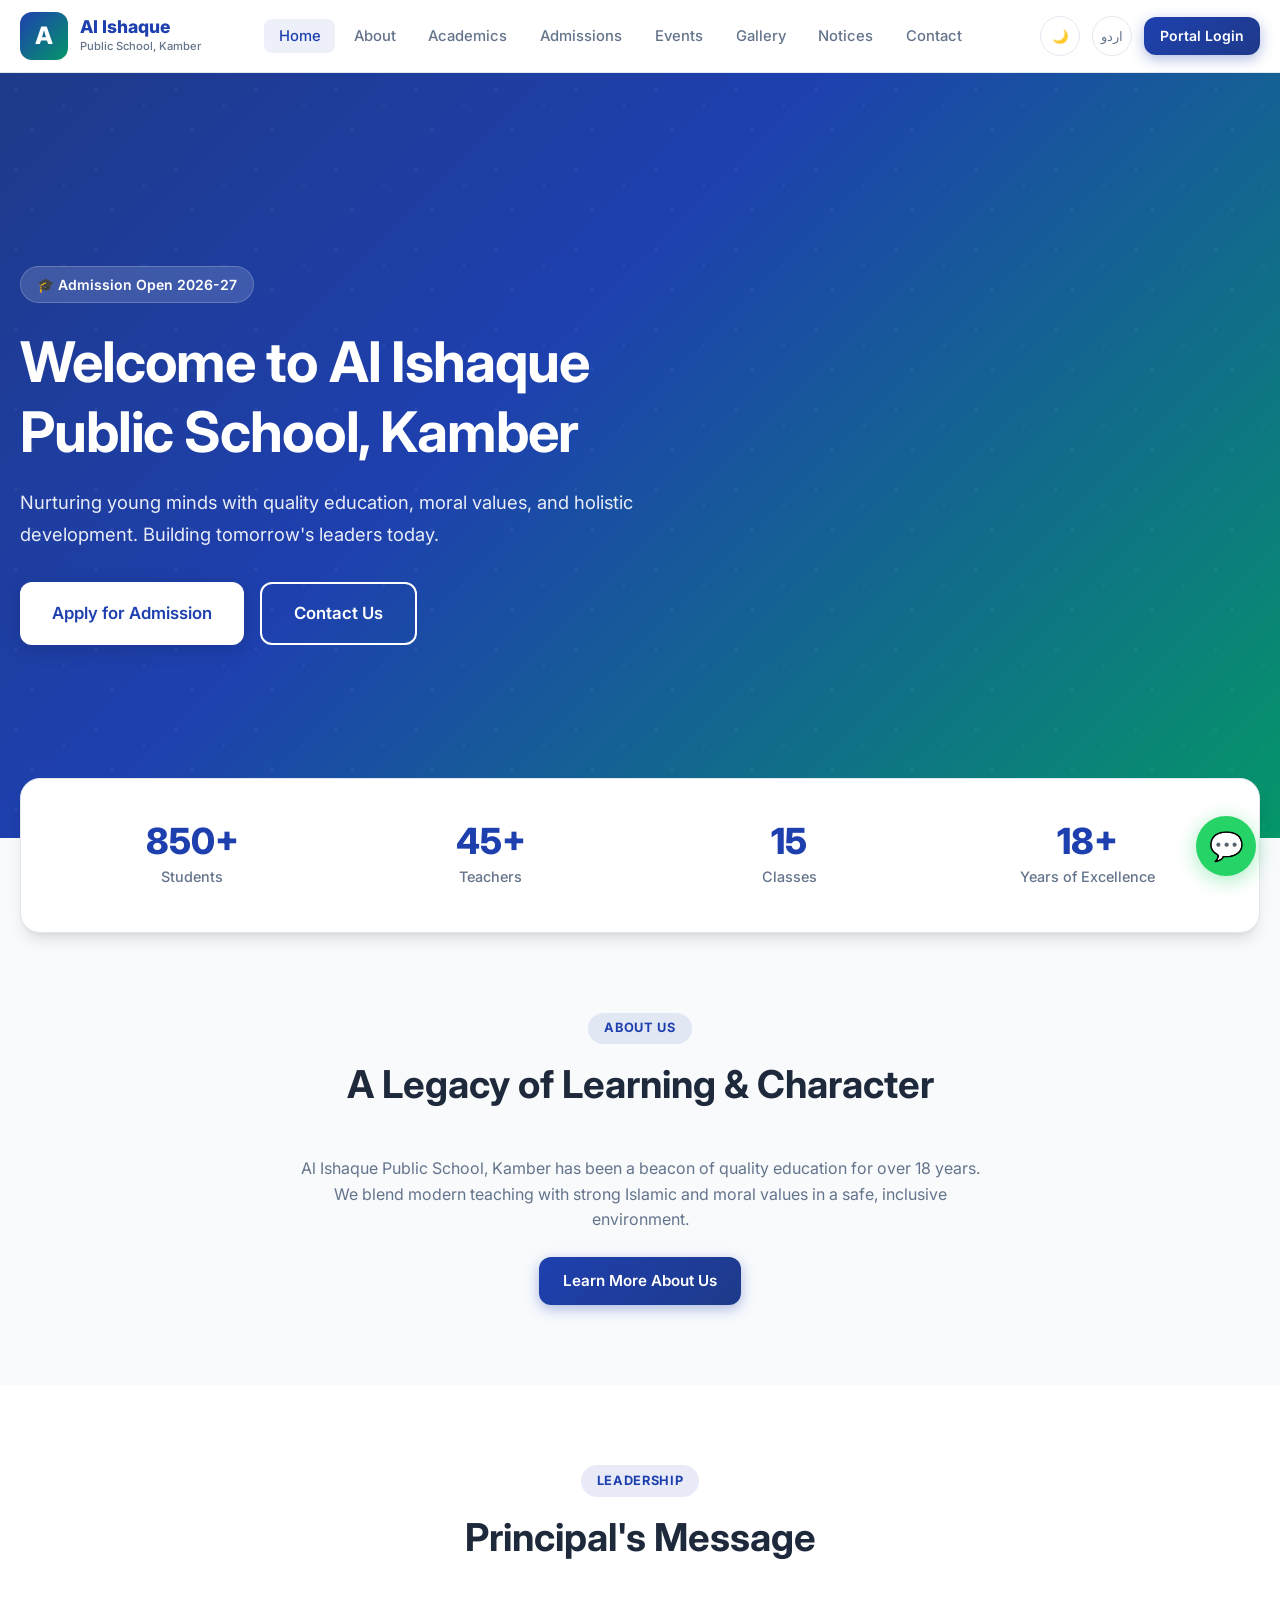
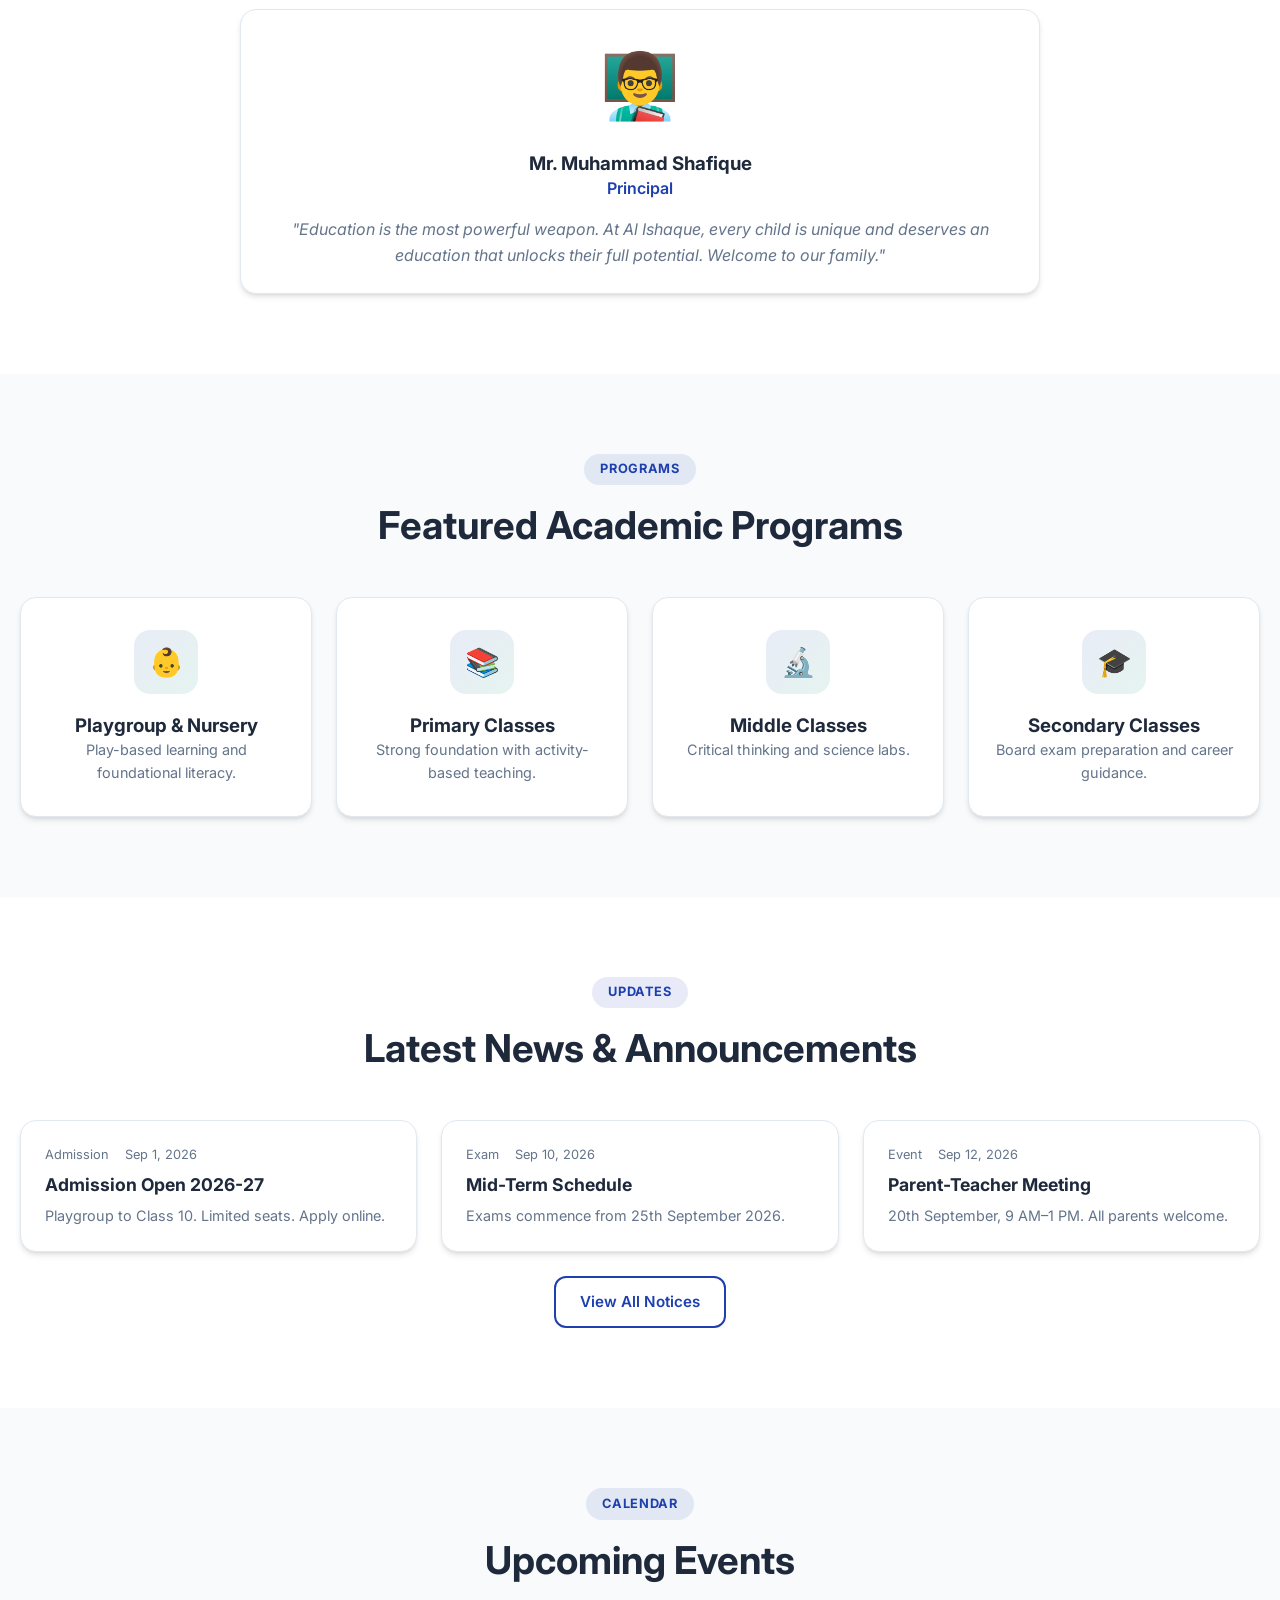
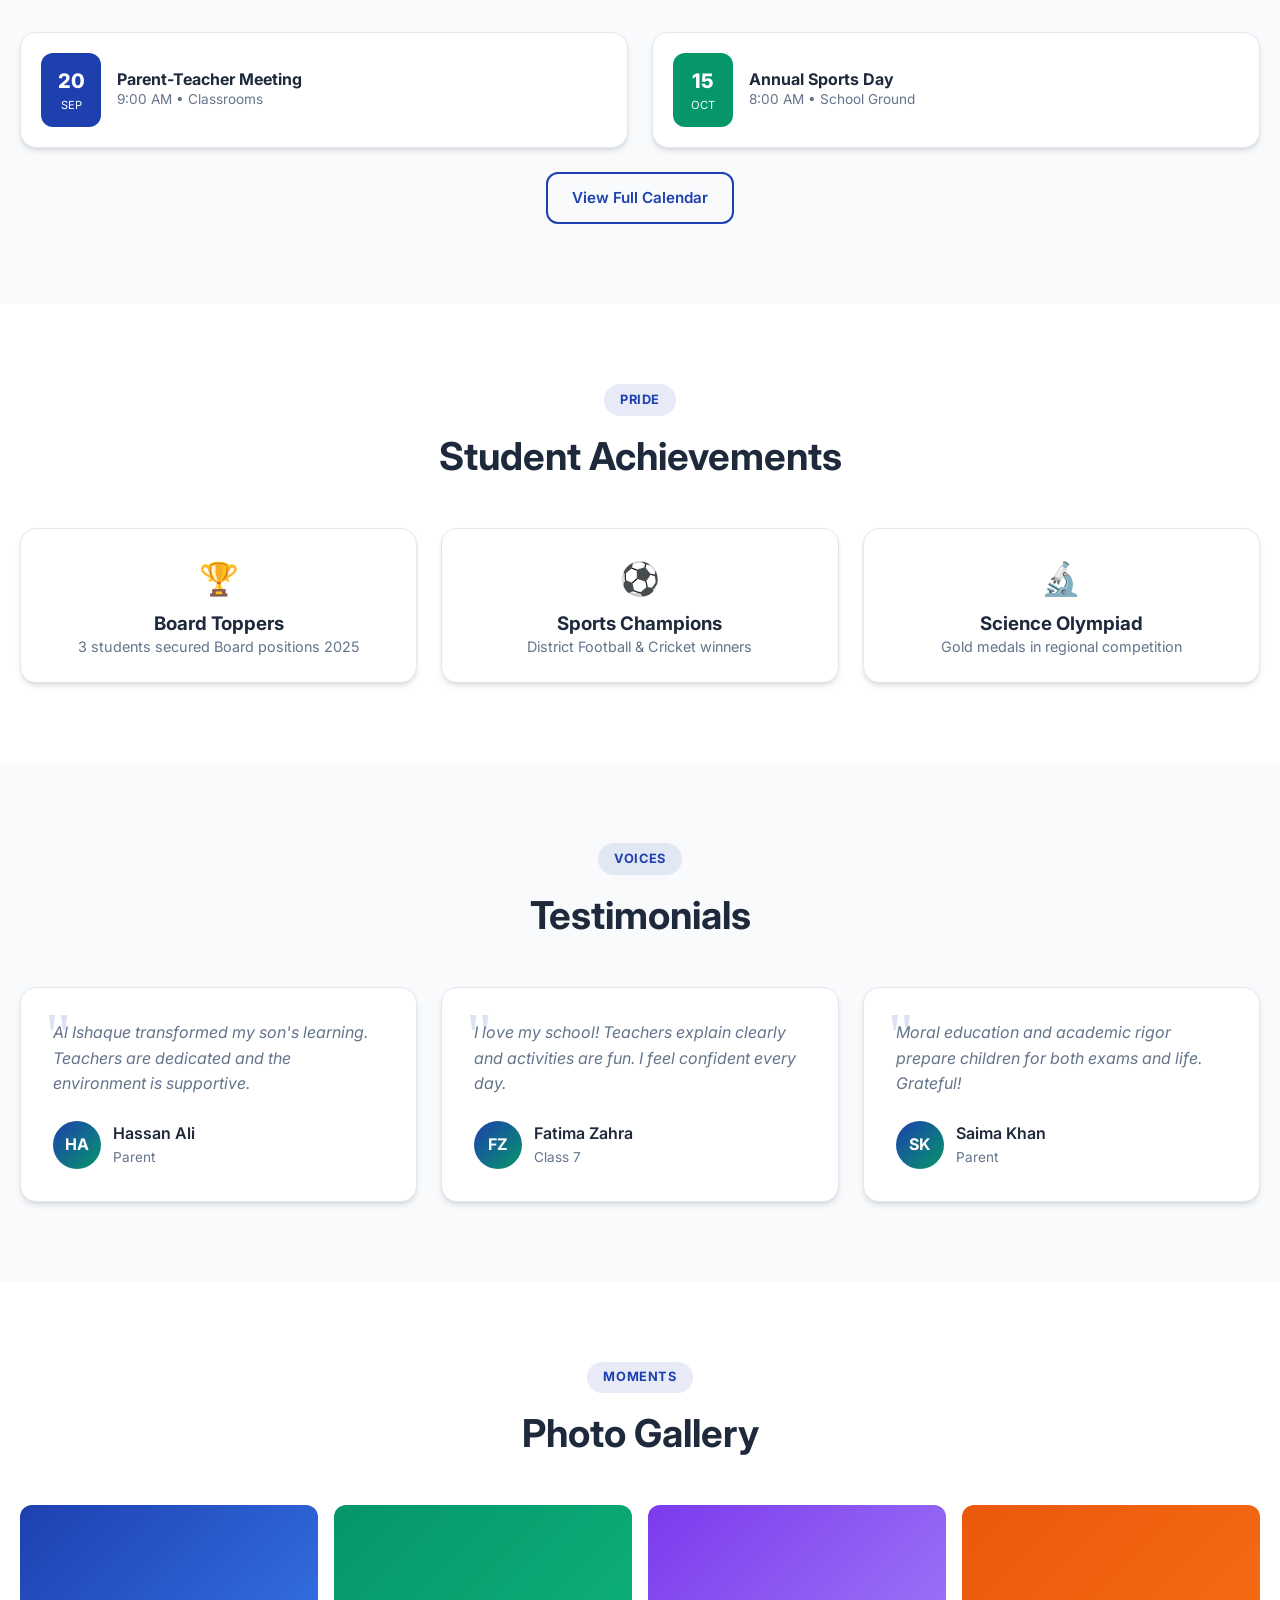
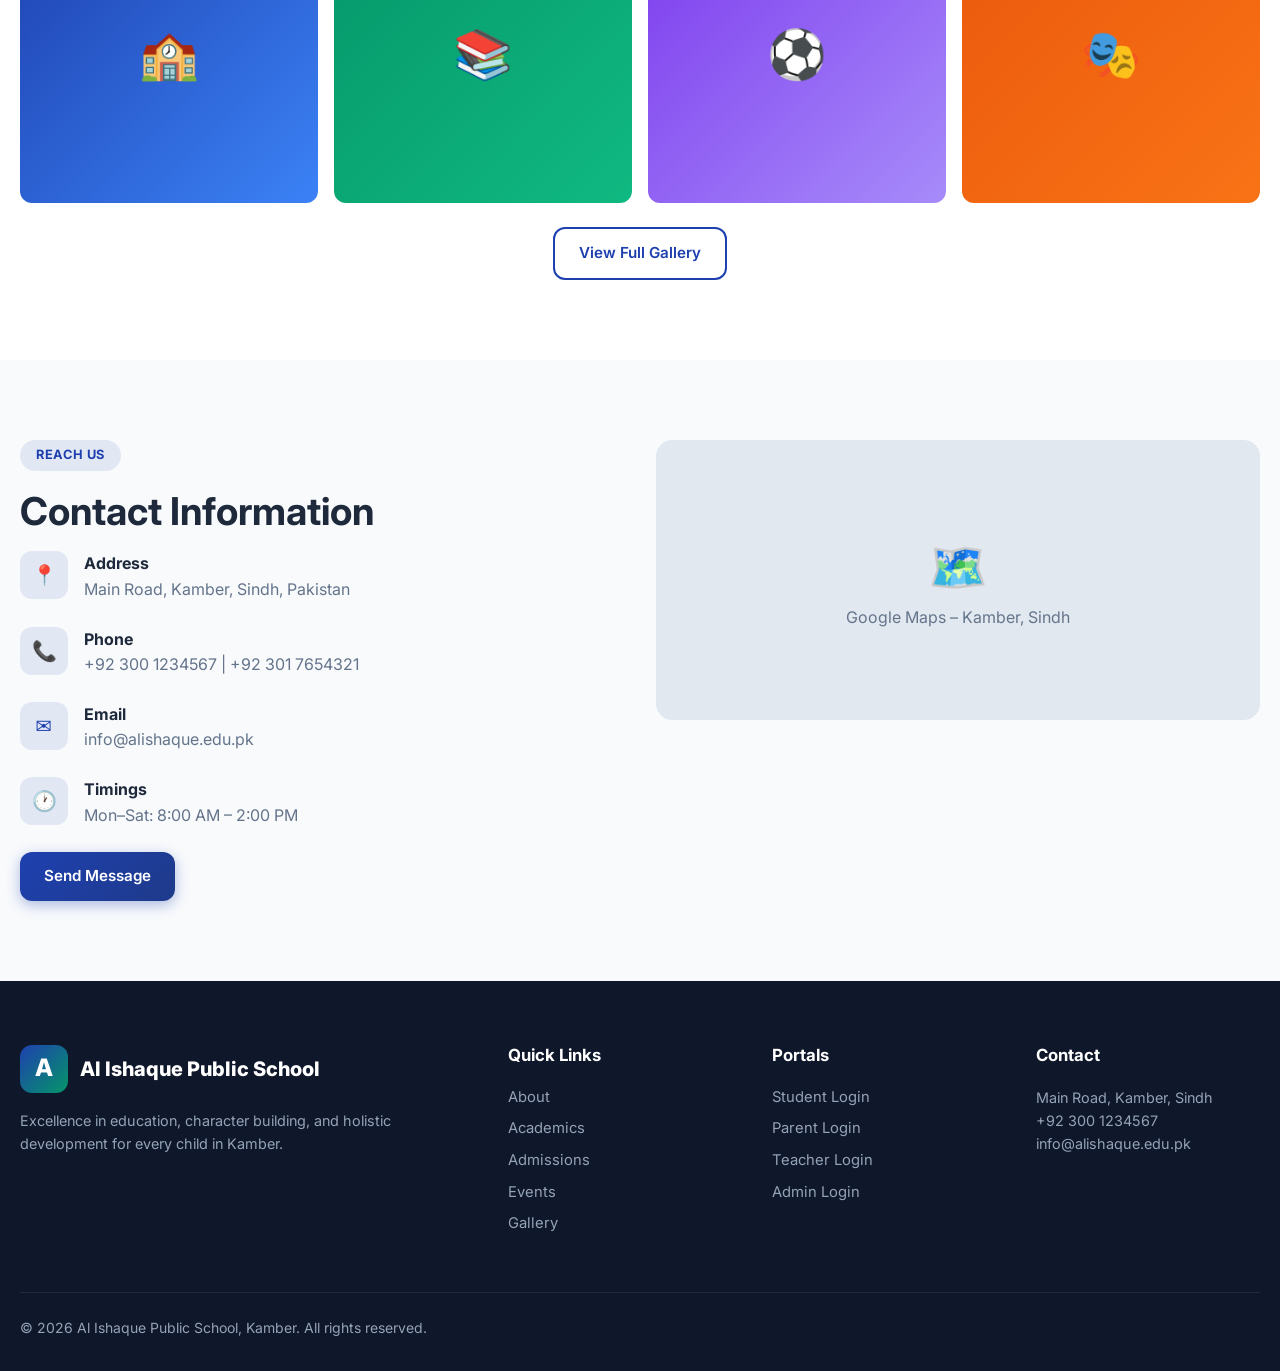
<file: index.html>
<!DOCTYPE html>
<html lang="en">
<head>
  <meta charset="UTF-8">
  <meta name="viewport" content="width=device-width, initial-scale=1.0">
  <title>Al Ishaque Public School, Kamber | Excellence in Education</title>
  <link href="https://fonts.googleapis.com/css2?family=Inter:wght@400;500;600;700;800&display=swap" rel="stylesheet">
  <link rel="stylesheet" href="styles.css">
</head>
<body>
  <header class="header">
    <div class="container">
      <nav class="nav">
        <a href="index.html" class="logo">
          <div class="logo-icon">A</div>
          <div>
            <div style="font-size:1.1rem;line-height:1.2">Al Ishaque</div>
            <div style="font-size:0.7rem;font-weight:500;color:var(--text-muted)">Public School, Kamber</div>
          </div>
        </a>
        <ul class="nav-links">
          <li><a href="index.html" class="active">Home</a></li>
          <li><a href="about.html">About</a></li>
          <li><a href="academics.html">Academics</a></li>
          <li><a href="admissions.html">Admissions</a></li>
          <li><a href="events.html">Events</a></li>
          <li><a href="gallery.html">Gallery</a></li>
          <li><a href="notices.html">Notices</a></li>
          <li><a href="contact.html">Contact</a></li>
        </ul>
        <div class="nav-actions">
          <button class="icon-btn theme-toggle" title="Theme">🌙</button>
          <button class="icon-btn lang-toggle" title="Language">اردو</button>
          <a href="login.html" class="btn btn-primary btn-sm">Portal Login</a>
          <div class="mobile-toggle"><span></span><span></span><span></span></div>
        </div>
      </nav>
    </div>
  </header>

  <section class="hero">
    <div class="container">
      <div class="hero-content">
        <div class="hero-badge">🎓 Admission Open 2026-27</div>
        <h1>Welcome to Al Ishaque Public School, Kamber</h1>
        <p>Nurturing young minds with quality education, moral values, and holistic development. Building tomorrow's leaders today.</p>
        <div class="hero-btns">
          <a href="admissions.html" class="btn btn-primary btn-lg">Apply for Admission</a>
          <a href="contact.html" class="btn btn-outline btn-lg">Contact Us</a>
        </div>
      </div>
    </div>
  </section>

  <section class="stats">
    <div class="container">
      <div class="stats-grid">
        <div class="stat-item"><div class="number">850+</div><div class="label">Students</div></div>
        <div class="stat-item"><div class="number">45+</div><div class="label">Teachers</div></div>
        <div class="stat-item"><div class="number">15</div><div class="label">Classes</div></div>
        <div class="stat-item"><div class="number">18+</div><div class="label">Years of Excellence</div></div>
      </div>
    </div>
  </section>

  <section class="section">
    <div class="container">
      <div class="section-header"><span class="badge">About Us</span><h2>A Legacy of Learning & Character</h2></div>
      <p style="text-align:center;max-width:700px;margin:0 auto 1.5rem;color:var(--text-muted)">Al Ishaque Public School, Kamber has been a beacon of quality education for over 18 years. We blend modern teaching with strong Islamic and moral values in a safe, inclusive environment.</p>
      <div style="text-align:center"><a href="about.html" class="btn btn-primary">Learn More About Us</a></div>
    </div>
  </section>

  <section class="section" style="background:var(--card)">
    <div class="container">
      <div class="section-header"><span class="badge">Leadership</span><h2>Principal's Message</h2></div>
      <div class="card" style="max-width:800px;margin:0 auto">
        <div class="card-body" style="text-align:center">
          <div style="font-size:4rem;margin-bottom:1rem">👨‍🏫</div>
          <h3>Mr. Muhammad Shafique</h3>
          <p style="color:var(--primary);font-weight:600;margin-bottom:1rem">Principal</p>
          <p style="color:var(--text-muted);font-style:italic">"Education is the most powerful weapon. At Al Ishaque, every child is unique and deserves an education that unlocks their full potential. Welcome to our family."</p>
        </div>
      </div>
    </div>
  </section>

  <section class="section">
    <div class="container">
      <div class="section-header"><span class="badge">Programs</span><h2>Featured Academic Programs</h2></div>
      <div class="grid-4">
        <div class="card program-card"><div class="program-icon">👶</div><h3>Playgroup & Nursery</h3><p style="color:var(--text-muted);font-size:0.9rem">Play-based learning and foundational literacy.</p></div>
        <div class="card program-card"><div class="program-icon">📚</div><h3>Primary Classes</h3><p style="color:var(--text-muted);font-size:0.9rem">Strong foundation with activity-based teaching.</p></div>
        <div class="card program-card"><div class="program-icon">🔬</div><h3>Middle Classes</h3><p style="color:var(--text-muted);font-size:0.9rem">Critical thinking and science labs.</p></div>
        <div class="card program-card"><div class="program-icon">🎓</div><h3>Secondary Classes</h3><p style="color:var(--text-muted);font-size:0.9rem">Board exam preparation and career guidance.</p></div>
      </div>
    </div>
  </section>

  <section class="section" style="background:var(--card)">
    <div class="container">
      <div class="section-header"><span class="badge">Updates</span><h2>Latest News & Announcements</h2></div>
      <div class="grid-3">
        <div class="card"><div class="card-body"><div class="news-meta"><span>Admission</span><span>Sep 1, 2026</span></div><h3 style="font-size:1.1rem;margin-bottom:0.5rem">Admission Open 2026-27</h3><p style="color:var(--text-muted);font-size:0.9rem">Playgroup to Class 10. Limited seats. Apply online.</p></div></div>
        <div class="card"><div class="card-body"><div class="news-meta"><span>Exam</span><span>Sep 10, 2026</span></div><h3 style="font-size:1.1rem;margin-bottom:0.5rem">Mid-Term Schedule</h3><p style="color:var(--text-muted);font-size:0.9rem">Exams commence from 25th September 2026.</p></div></div>
        <div class="card"><div class="card-body"><div class="news-meta"><span>Event</span><span>Sep 12, 2026</span></div><h3 style="font-size:1.1rem;margin-bottom:0.5rem">Parent-Teacher Meeting</h3><p style="color:var(--text-muted);font-size:0.9rem">20th September, 9 AM–1 PM. All parents welcome.</p></div></div>
      </div>
      <div style="text-align:center;margin-top:1.5rem"><a href="notices.html" class="btn btn-outline">View All Notices</a></div>
    </div>
  </section>

  <section class="section">
    <div class="container">
      <div class="section-header"><span class="badge">Calendar</span><h2>Upcoming Events</h2></div>
      <div class="grid-2">
        <div class="card" style="display:flex;gap:1rem;padding:1.25rem;align-items:center">
          <div style="background:var(--primary);color:white;border-radius:0.75rem;padding:0.75rem;text-align:center;min-width:60px"><div style="font-size:1.25rem;font-weight:800">20</div><div style="font-size:0.7rem">SEP</div></div>
          <div><h4>Parent-Teacher Meeting</h4><p style="color:var(--text-muted);font-size:0.85rem">9:00 AM • Classrooms</p></div>
        </div>
        <div class="card" style="display:flex;gap:1rem;padding:1.25rem;align-items:center">
          <div style="background:var(--secondary);color:white;border-radius:0.75rem;padding:0.75rem;text-align:center;min-width:60px"><div style="font-size:1.25rem;font-weight:800">15</div><div style="font-size:0.7rem">OCT</div></div>
          <div><h4>Annual Sports Day</h4><p style="color:var(--text-muted);font-size:0.85rem">8:00 AM • School Ground</p></div>
        </div>
      </div>
      <div style="text-align:center;margin-top:1.5rem"><a href="events.html" class="btn btn-outline">View Full Calendar</a></div>
    </div>
  </section>

  <section class="section" style="background:var(--card)">
    <div class="container">
      <div class="section-header"><span class="badge">Pride</span><h2>Student Achievements</h2></div>
      <div class="grid-3">
        <div class="card" style="text-align:center;padding:1.5rem"><div style="font-size:2rem;margin-bottom:0.5rem">🏆</div><h3>Board Toppers</h3><p style="color:var(--text-muted);font-size:0.9rem">3 students secured Board positions 2025</p></div>
        <div class="card" style="text-align:center;padding:1.5rem"><div style="font-size:2rem;margin-bottom:0.5rem">⚽</div><h3>Sports Champions</h3><p style="color:var(--text-muted);font-size:0.9rem">District Football & Cricket winners</p></div>
        <div class="card" style="text-align:center;padding:1.5rem"><div style="font-size:2rem;margin-bottom:0.5rem">🔬</div><h3>Science Olympiad</h3><p style="color:var(--text-muted);font-size:0.9rem">Gold medals in regional competition</p></div>
      </div>
    </div>
  </section>

  <section class="section">
    <div class="container">
      <div class="section-header"><span class="badge">Voices</span><h2>Testimonials</h2></div>
      <div class="grid-3">
        <div class="card testimonial-card"><p class="testimonial-text">Al Ishaque transformed my son's learning. Teachers are dedicated and the environment is supportive.</p><div class="testimonial-author"><div class="author-avatar">HA</div><div><div style="font-weight:600">Hassan Ali</div><div style="font-size:0.85rem;color:var(--text-muted)">Parent</div></div></div></div>
        <div class="card testimonial-card"><p class="testimonial-text">I love my school! Teachers explain clearly and activities are fun. I feel confident every day.</p><div class="testimonial-author"><div class="author-avatar">FZ</div><div><div style="font-weight:600">Fatima Zahra</div><div style="font-size:0.85rem;color:var(--text-muted)">Class 7</div></div></div></div>
        <div class="card testimonial-card"><p class="testimonial-text">Moral education and academic rigor prepare children for both exams and life. Grateful!</p><div class="testimonial-author"><div class="author-avatar">SK</div><div><div style="font-weight:600">Saima Khan</div><div style="font-size:0.85rem;color:var(--text-muted)">Parent</div></div></div></div>
      </div>
    </div>
  </section>

  <section class="section" style="background:var(--card)">
    <div class="container">
      <div class="section-header"><span class="badge">Moments</span><h2>Photo Gallery</h2></div>
      <div class="gallery-grid">
        <div class="gallery-item" style="background:linear-gradient(135deg,#1e40af,#3b82f6);display:flex;align-items:center;justify-content:center;font-size:3rem;color:white">🏫</div>
        <div class="gallery-item" style="background:linear-gradient(135deg,#059669,#10b981);display:flex;align-items:center;justify-content:center;font-size:3rem;color:white">📚</div>
        <div class="gallery-item" style="background:linear-gradient(135deg,#7c3aed,#a78bfa);display:flex;align-items:center;justify-content:center;font-size:3rem;color:white">⚽</div>
        <div class="gallery-item" style="background:linear-gradient(135deg,#ea580c,#f97316);display:flex;align-items:center;justify-content:center;font-size:3rem;color:white">🎭</div>
      </div>
      <div style="text-align:center;margin-top:1.5rem"><a href="gallery.html" class="btn btn-outline">View Full Gallery</a></div>
    </div>
  </section>

  <section class="section">
    <div class="container">
      <div class="grid-2" style="gap:2rem;align-items:start">
        <div>
          <div class="section-header" style="text-align:left;margin:0 0 1rem"><span class="badge">Reach Us</span><h2>Contact Information</h2></div>
          <div class="contact-info-item"><div class="contact-icon">📍</div><div><strong>Address</strong><p style="color:var(--text-muted);margin:0">Main Road, Kamber, Sindh, Pakistan</p></div></div>
          <div class="contact-info-item"><div class="contact-icon">📞</div><div><strong>Phone</strong><p style="color:var(--text-muted);margin:0">+92 300 1234567 | +92 301 7654321</p></div></div>
          <div class="contact-info-item"><div class="contact-icon">✉️</div><div><strong>Email</strong><p style="color:var(--text-muted);margin:0">info@alishaque.edu.pk</p></div></div>
          <div class="contact-info-item"><div class="contact-icon">🕐</div><div><strong>Timings</strong><p style="color:var(--text-muted);margin:0">Mon–Sat: 8:00 AM – 2:00 PM</p></div></div>
          <a href="contact.html" class="btn btn-primary">Send Message</a>
        </div>
        <div style="border-radius:1rem;height:280px;background:#e2e8f0;display:flex;align-items:center;justify-content:center;border:1px solid var(--border)">
          <div style="text-align:center;color:var(--text-muted)"><div style="font-size:3rem">🗺️</div><p>Google Maps – Kamber, Sindh</p></div>
        </div>
      </div>
    </div>
  </section>

  <footer class="footer">
    <div class="container">
      <div class="footer-grid">
        <div>
          <div class="logo" style="color:white;margin-bottom:1rem"><div class="logo-icon">A</div><span>Al Ishaque Public School</span></div>
          <p style="font-size:0.9rem">Excellence in education, character building, and holistic development for every child in Kamber.</p>
        </div>
        <div><h4>Quick Links</h4><a href="about.html">About</a><a href="academics.html">Academics</a><a href="admissions.html">Admissions</a><a href="events.html">Events</a><a href="gallery.html">Gallery</a></div>
        <div><h4>Portals</h4><a href="login.html">Student Login</a><a href="login.html">Parent Login</a><a href="login.html">Teacher Login</a><a href="login.html">Admin Login</a></div>
        <div><h4>Contact</h4><p style="font-size:0.9rem">Main Road, Kamber, Sindh</p><p style="font-size:0.9rem">+92 300 1234567</p><p style="font-size:0.9rem">info@alishaque.edu.pk</p></div>
      </div>
      <div class="footer-bottom"><p>© 2026 Al Ishaque Public School, Kamber. All rights reserved.</p></div>
    </div>
  </footer>

  <a href="https://wa.me/923001234567" class="whatsapp-float" target="_blank" rel="noopener" aria-label="WhatsApp">💬</a>
  <script src="main.js"></script>
</body>
</html>
</file>
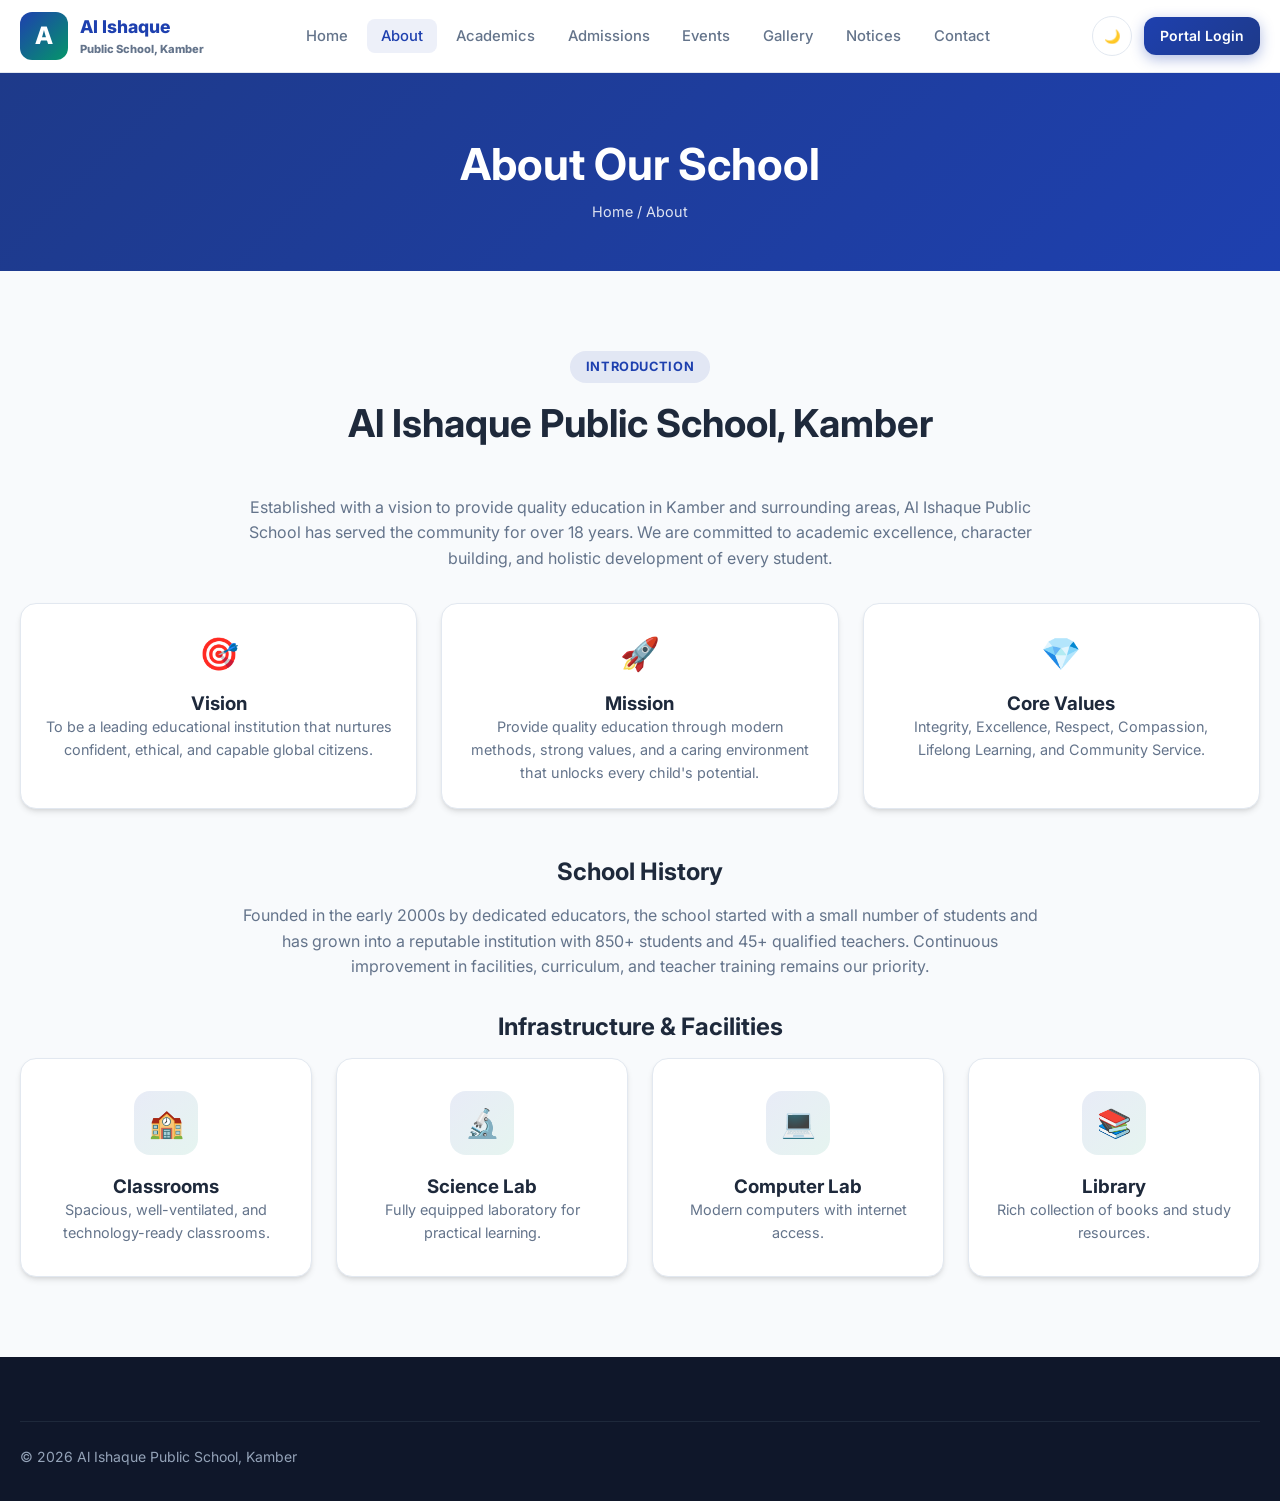
<file: about.html>
<!DOCTYPE html>
<html lang="en">
<head>
<meta charset="UTF-8"><meta name="viewport" content="width=device-width, initial-scale=1.0">
<title>About | Al Ishaque Public School</title>
<link href="https://fonts.googleapis.com/css2?family=Inter:wght@400;500;600;700;800&display=swap" rel="stylesheet">
<link rel="stylesheet" href="styles.css">
</head>
<body>
<header class="header"><div class="container"><nav class="nav">
<a href="index.html" class="logo"><div class="logo-icon">A</div><div><div style="font-size:1.1rem">Al Ishaque</div><div style="font-size:0.7rem;color:var(--text-muted)">Public School, Kamber</div></div></a>
<ul class="nav-links">
<li><a href="index.html">Home</a></li><li><a href="about.html" class="active">About</a></li><li><a href="academics.html">Academics</a></li>
<li><a href="admissions.html">Admissions</a></li><li><a href="events.html">Events</a></li><li><a href="gallery.html">Gallery</a></li>
<li><a href="notices.html">Notices</a></li><li><a href="contact.html">Contact</a></li>
</ul>
<div class="nav-actions"><button class="icon-btn theme-toggle">🌙</button><a href="login.html" class="btn btn-primary btn-sm">Portal Login</a><div class="mobile-toggle"><span></span><span></span><span></span></div></div>
</nav></div></header>
<div class="page-header"><div class="container"><h1>About Our School</h1><div class="breadcrumb">Home / About</div></div></div>
<section class="section"><div class="container">
<div class="section-header"><span class="badge">Introduction</span><h2>Al Ishaque Public School, Kamber</h2></div>
<p style="max-width:800px;margin:0 auto 2rem;text-align:center;color:var(--text-muted)">Established with a vision to provide quality education in Kamber and surrounding areas, Al Ishaque Public School has served the community for over 18 years. We are committed to academic excellence, character building, and holistic development of every student.</p>
<div class="grid-3" style="margin-bottom:3rem">
<div class="card"><div class="card-body" style="text-align:center"><div style="font-size:2rem;margin-bottom:0.75rem">🎯</div><h3>Vision</h3><p style="color:var(--text-muted);font-size:0.9rem">To be a leading educational institution that nurtures confident, ethical, and capable global citizens.</p></div></div>
<div class="card"><div class="card-body" style="text-align:center"><div style="font-size:2rem;margin-bottom:0.75rem">🚀</div><h3>Mission</h3><p style="color:var(--text-muted);font-size:0.9rem">Provide quality education through modern methods, strong values, and a caring environment that unlocks every child's potential.</p></div></div>
<div class="card"><div class="card-body" style="text-align:center"><div style="font-size:2rem;margin-bottom:0.75rem">💎</div><h3>Core Values</h3><p style="color:var(--text-muted);font-size:0.9rem">Integrity, Excellence, Respect, Compassion, Lifelong Learning, and Community Service.</p></div></div>
</div>
<h2 style="margin-bottom:1rem;text-align:center">School History</h2>
<p style="max-width:800px;margin:0 auto 2rem;color:var(--text-muted);text-align:center">Founded in the early 2000s by dedicated educators, the school started with a small number of students and has grown into a reputable institution with 850+ students and 45+ qualified teachers. Continuous improvement in facilities, curriculum, and teacher training remains our priority.</p>
<h2 style="margin-bottom:1rem;text-align:center">Infrastructure & Facilities</h2>
<div class="grid-4">
<div class="card program-card"><div class="program-icon">🏫</div><h3>Classrooms</h3><p style="color:var(--text-muted);font-size:0.9rem">Spacious, well-ventilated, and technology-ready classrooms.</p></div>
<div class="card program-card"><div class="program-icon">🔬</div><h3>Science Lab</h3><p style="color:var(--text-muted);font-size:0.9rem">Fully equipped laboratory for practical learning.</p></div>
<div class="card program-card"><div class="program-icon">💻</div><h3>Computer Lab</h3><p style="color:var(--text-muted);font-size:0.9rem">Modern computers with internet access.</p></div>
<div class="card program-card"><div class="program-icon">📚</div><h3>Library</h3><p style="color:var(--text-muted);font-size:0.9rem">Rich collection of books and study resources.</p></div>
</div>
</div></section>
<footer class="footer"><div class="container"><div class="footer-bottom"><p>© 2026 Al Ishaque Public School, Kamber</p></div></div></footer>
<script src="main.js"></script>
</body>
</html>
</file>
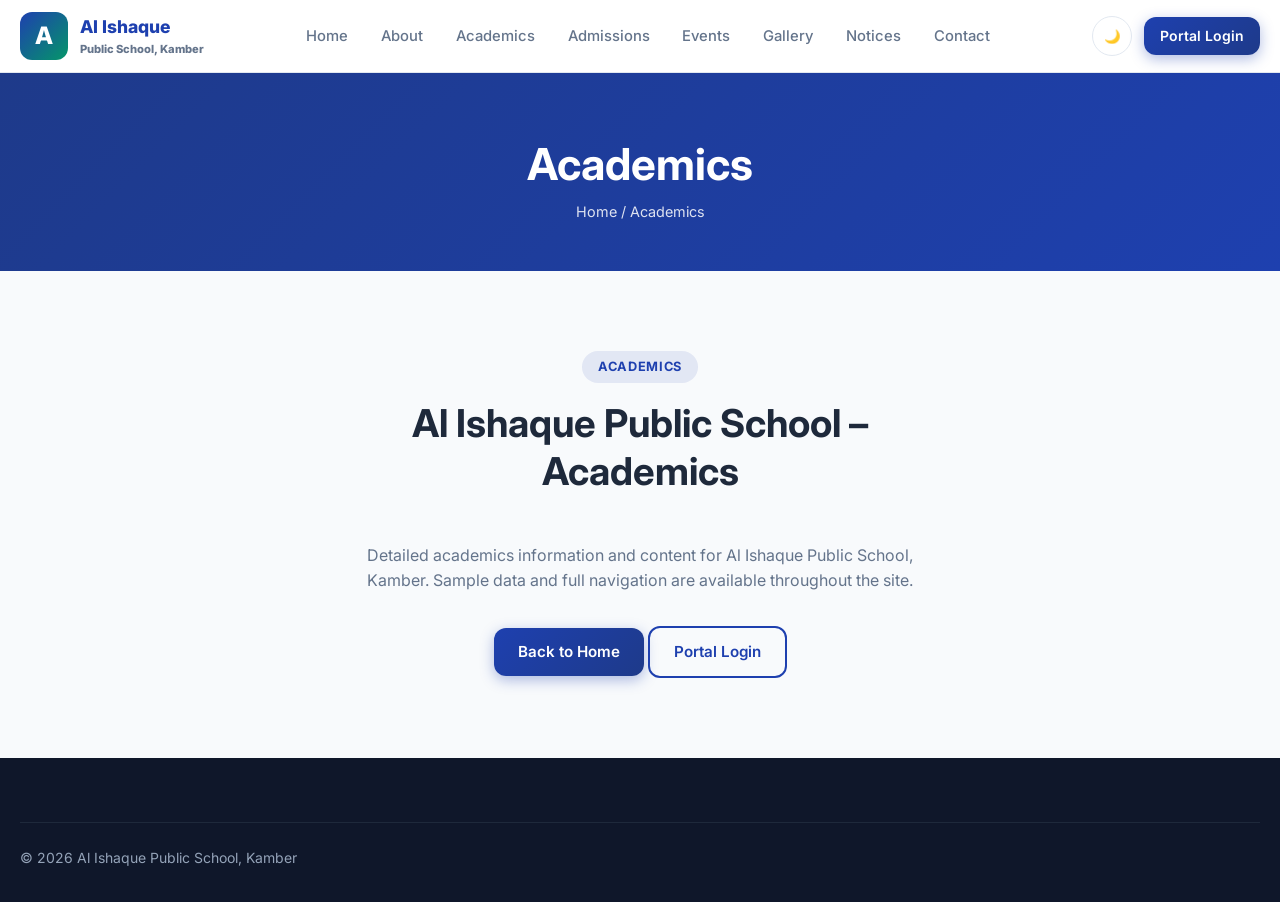
<file: academics.html>
<!DOCTYPE html>
<html lang="en">
<head>
<meta charset="UTF-8"><meta name="viewport" content="width=device-width, initial-scale=1.0">
<title>Academics | Al Ishaque Public School</title>
<link href="https://fonts.googleapis.com/css2?family=Inter:wght@400;500;600;700;800&display=swap" rel="stylesheet">
<link rel="stylesheet" href="styles.css">
</head>
<body>
<header class="header"><div class="container"><nav class="nav">
<a href="index.html" class="logo"><div class="logo-icon">A</div><div><div style="font-size:1.1rem">Al Ishaque</div><div style="font-size:0.7rem;color:var(--text-muted)">Public School, Kamber</div></div></a>
<ul class="nav-links">
<li><a href="index.html">Home</a></li><li><a href="about.html">About</a></li><li><a href="academics.html">Academics</a></li>
<li><a href="admissions.html">Admissions</a></li><li><a href="events.html">Events</a></li><li><a href="gallery.html">Gallery</a></li>
<li><a href="notices.html">Notices</a></li><li><a href="contact.html">Contact</a></li>
</ul>
<div class="nav-actions"><button class="icon-btn theme-toggle">🌙</button><a href="login.html" class="btn btn-primary btn-sm">Portal Login</a><div class="mobile-toggle"><span></span><span></span><span></span></div></div>
</nav></div></header>
<div class="page-header"><div class="container"><h1>Academics</h1><div class="breadcrumb">Home / Academics</div></div></div>
<section class="section"><div class="container">
<div class="section-header"><span class="badge">Academics</span><h2>Al Ishaque Public School – Academics</h2></div>
<p style="text-align:center;color:var(--text-muted);max-width:600px;margin:0 auto 2rem">Detailed academics information and content for Al Ishaque Public School, Kamber. Sample data and full navigation are available throughout the site.</p>
<div style="text-align:center"><a href="index.html" class="btn btn-primary">Back to Home</a> <a href="login.html" class="btn btn-outline">Portal Login</a></div>
</div></section>
<footer class="footer"><div class="container"><div class="footer-bottom"><p>© 2026 Al Ishaque Public School, Kamber</p></div></div></footer>
<script src="main.js"></script>
</body>
</html>
</file>
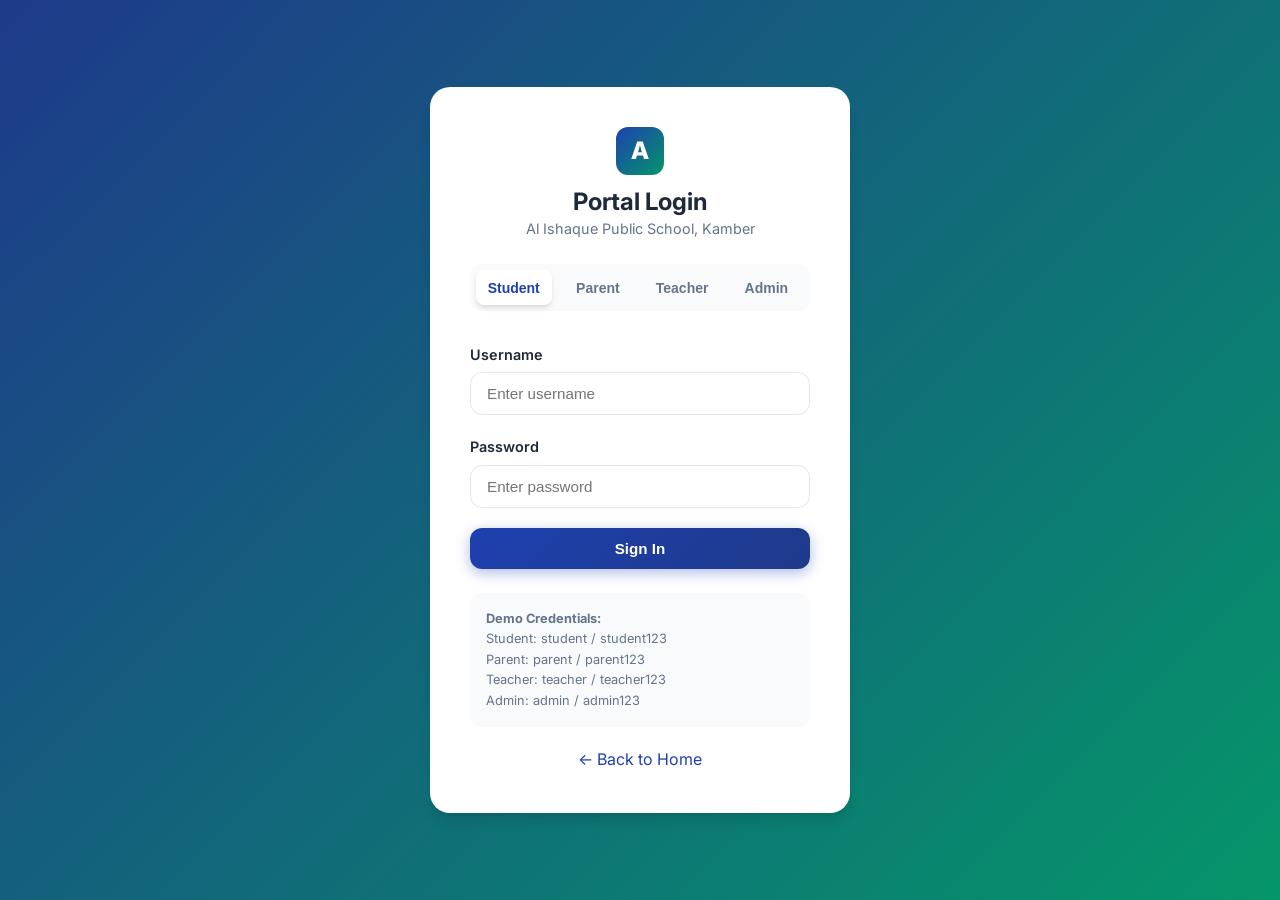
<file: admin-dashboard.html>
<!DOCTYPE html>
<html lang="en">
<head>
<meta charset="UTF-8">
<meta name="viewport" content="width=device-width, initial-scale=1.0">
<title>Admin Dashboard | Al Ishaque Public School</title>
<link href="https://fonts.googleapis.com/css2?family=Inter:wght@400;500;600;700;800&display=swap" rel="stylesheet">
<link rel="stylesheet" href="styles.css">
</head>
<body>
<div class="dashboard">
<aside class="sidebar" id="sidebar">
<div class="sidebar-logo"><div class="logo"><div class="logo-icon">A</div><span style="font-size:0.95rem">Admin Panel</span></div></div>
<nav class="sidebar-nav">
<a href="admin-dashboard.html" class="active">📊 Dashboard</a>
<a href="#students">👨‍🎓 Students</a>
<a href="#teachers">👨‍🏫 Teachers</a>
<a href="#attendance">📋 Attendance</a>
<a href="#fees">💰 Fees</a>
<a href="#results">📝 Results</a>
<a href="#notices">📢 Notices</a>
<a href="#events">📅 Events</a>
<a href="#admissions">📥 Applications</a>
<a href="#gallery">🖼️ Gallery</a>
<a href="#" onclick="SchoolApp.logout()">🚪 Logout</a>
</nav>
</aside>
<main class="main-content">
<div class="dashboard-header">
<div>
<h1 style="font-size:1.5rem">Dashboard Overview</h1>
<p style="color:var(--text-muted);font-size:0.9rem" id="welcome">Welcome, Administrator</p>
</div>
<div style="display:flex;gap:0.5rem">
<button class="icon-btn theme-toggle">🌙</button>
<button class="btn btn-sm btn-outline" onclick="document.getElementById('sidebar').classList.toggle('open')">☰ Menu</button>
</div>
</div>
<div class="stat-cards">
<div class="stat-card"><div class="stat-icon" style="background:rgba(30,64,175,0.1);color:var(--primary)">👨‍🎓</div><div class="stat-value">850</div><div class="stat-label">Total Students</div></div>
<div class="stat-card"><div class="stat-icon" style="background:rgba(5,150,105,0.1);color:var(--secondary)">👨‍🏫</div><div class="stat-value">45</div><div class="stat-label">Total Teachers</div></div>
<div class="stat-card"><div class="stat-icon" style="background:rgba(14,165,233,0.1);color:#0284c7">📚</div><div class="stat-value">15</div><div class="stat-label">Classes</div></div>
<div class="stat-card"><div class="stat-icon" style="background:rgba(245,158,11,0.1);color:#d97706">📥</div><div class="stat-value" id="appCount">0</div><div class="stat-label">Pending Applications</div></div>
</div>
<div class="grid-2" style="gap:1.5rem;margin-bottom:2rem">
<div class="card"><div class="card-body">
<h3 style="margin-bottom:1rem">Recent Students</h3>
<div class="table-wrapper"><table>
<thead><tr><th>ID</th><th>Name</th><th>Class</th><th>Fee Status</th></tr></thead>
<tbody id="studentsTable"></tbody>
</table></div>
</div></div>
<div class="card"><div class="card-body">
<h3 style="margin-bottom:1rem">Attendance Overview</h3>
<div style="display:flex;flex-direction:column;gap:1rem">
<div style="display:flex;justify-content:space-between;align-items:center"><span>Present Today</span><span class="badge badge-success">92%</span></div>
<div style="display:flex;justify-content:space-between;align-items:center"><span>Absent</span><span class="badge badge-danger">5%</span></div>
<div style="display:flex;justify-content:space-between;align-items:center"><span>On Leave</span><span class="badge badge-warning">3%</span></div>
<div style="height:8px;background:var(--border);border-radius:4px;overflow:hidden;margin-top:0.5rem">
<div style="width:92%;height:100%;background:var(--secondary)"></div>
</div>
</div>
</div></div>
</div>
<div class="card" id="admissions"><div class="card-body">
<h3 style="margin-bottom:1rem">Admission Applications</h3>
<div class="table-wrapper"><table>
<thead><tr><th>App No</th><th>Student</th><th>Class</th><th>Phone</th><th>Status</th><th>Date</th></tr></thead>
<tbody id="appsTable"><tr><td colspan="6" style="text-align:center;color:var(--text-muted)">No applications yet. Submit from Admissions page.</td></tr></tbody>
</table></div>
</div></div>
<div class="card" style="margin-top:1.5rem" id="notices"><div class="card-body">
<h3 style="margin-bottom:1rem">Quick Actions</h3>
<div style="display:flex;flex-wrap:wrap;gap:0.75rem">
<button class="btn btn-primary btn-sm" onclick="alert('Feature: Add Student form would open here')">+ Add Student</button>
<button class="btn btn-secondary btn-sm" onclick="alert('Feature: Add Teacher form would open here')">+ Add Teacher</button>
<button class="btn btn-outline btn-sm" onclick="alert('Feature: Publish Notice form would open here')">+ Publish Notice</button>
<button class="btn btn-outline btn-sm" onclick="alert('Feature: Create Event form would open here')">+ Create Event</button>
<button class="btn btn-outline btn-sm" onclick="window.print()">🖨️ Print Report</button>
</div>
</div></div>
</main>
</div>
<script src="main.js"></script>
<script>
const session = SchoolApp.requireAuth(['admin']);
if (session) {
  document.getElementById('welcome').textContent = 'Welcome, ' + session.name;
  const data = SchoolApp.SAMPLE_DATA;
  document.getElementById('studentsTable').innerHTML = data.students.slice(0,5).map(s =>
    `<tr><td>${s.id}</td><td>${s.name}</td><td>${s.class}</td><td><span class="badge ${s.feeStatus==='Paid'?'badge-success':'badge-warning'}">${s.feeStatus}</span></td></tr>`
  ).join('');
  const apps = JSON.parse(localStorage.getItem('applications') || '[]');
  document.getElementById('appCount').textContent = apps.filter(a => a.status === 'Pending').length;
  if (apps.length) {
    document.getElementById('appsTable').innerHTML = apps.map(a =>
      `<tr><td>${a.appNo}</td><td>${a.studentName}</td><td>${a.classApply}</td><td>${a.phone}</td><td><span class="badge badge-warning">${a.status}</span></td><td>${new Date(a.date).toLocaleDateString()}</td></tr>`
    ).join('');
  }
}
</script>
</body>
</html>
</file>
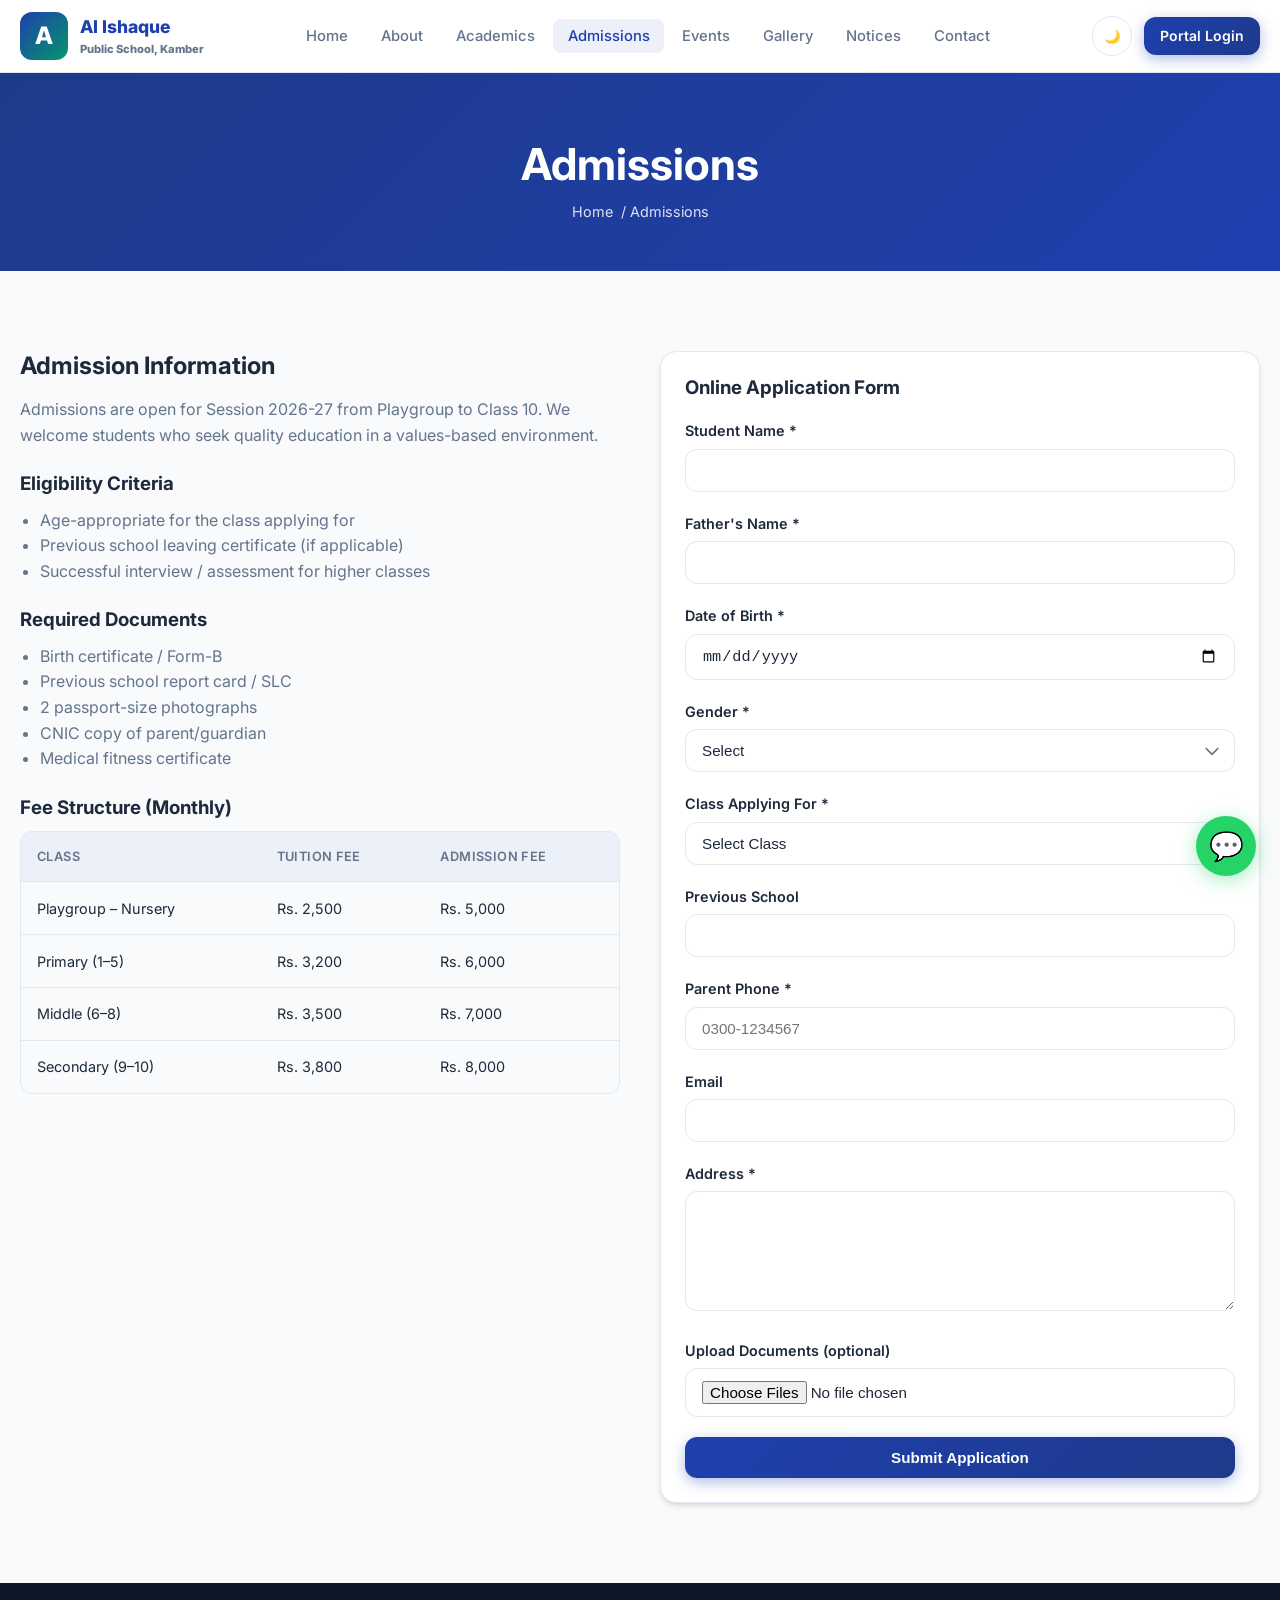
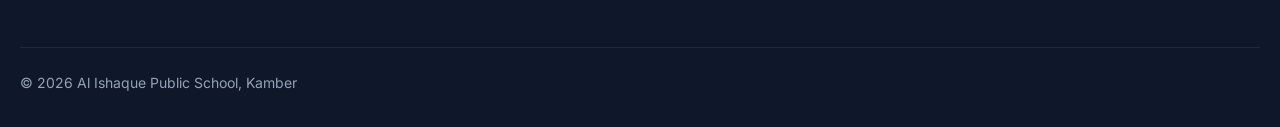
<file: admissions.html>
<!DOCTYPE html>
<html lang="en">
<head>
<meta charset="UTF-8">
<meta name="viewport" content="width=device-width, initial-scale=1.0">
<title>Admissions | Al Ishaque Public School</title>
<link href="https://fonts.googleapis.com/css2?family=Inter:wght@400;500;600;700;800&display=swap" rel="stylesheet">
<link rel="stylesheet" href="styles.css">
</head>
<body>
<header class="header"><div class="container"><nav class="nav">
<a href="index.html" class="logo"><div class="logo-icon">A</div><div><div style="font-size:1.1rem">Al Ishaque</div><div style="font-size:0.7rem;color:var(--text-muted)">Public School, Kamber</div></div></a>
<ul class="nav-links">
<li><a href="index.html">Home</a></li><li><a href="about.html">About</a></li><li><a href="academics.html">Academics</a></li>
<li><a href="admissions.html" class="active">Admissions</a></li><li><a href="events.html">Events</a></li>
<li><a href="gallery.html">Gallery</a></li><li><a href="notices.html">Notices</a></li><li><a href="contact.html">Contact</a></li>
</ul>
<div class="nav-actions"><button class="icon-btn theme-toggle">🌙</button><a href="login.html" class="btn btn-primary btn-sm">Portal Login</a><div class="mobile-toggle"><span></span><span></span><span></span></div></div>
</nav></div></header>
<div class="page-header"><div class="container"><h1>Admissions</h1><div class="breadcrumb"><a href="index.html">Home</a> / Admissions</div></div></div>
<section class="section"><div class="container">
<div class="grid-2" style="gap:2.5rem;align-items:start">
<div>
<h2 style="margin-bottom:1rem">Admission Information</h2>
<p style="color:var(--text-muted);margin-bottom:1.5rem">Admissions are open for Session 2026-27 from Playgroup to Class 10. We welcome students who seek quality education in a values-based environment.</p>
<h3 style="margin-bottom:0.75rem">Eligibility Criteria</h3>
<ul style="color:var(--text-muted);margin-bottom:1.5rem;padding-left:1.25rem">
<li>Age-appropriate for the class applying for</li>
<li>Previous school leaving certificate (if applicable)</li>
<li>Successful interview / assessment for higher classes</li>
</ul>
<h3 style="margin-bottom:0.75rem">Required Documents</h3>
<ul style="color:var(--text-muted);margin-bottom:1.5rem;padding-left:1.25rem">
<li>Birth certificate / Form-B</li>
<li>Previous school report card / SLC</li>
<li>2 passport-size photographs</li>
<li>CNIC copy of parent/guardian</li>
<li>Medical fitness certificate</li>
</ul>
<h3 style="margin-bottom:0.75rem">Fee Structure (Monthly)</h3>
<div class="table-wrapper"><table>
<tr><th>Class</th><th>Tuition Fee</th><th>Admission Fee</th></tr>
<tr><td>Playgroup – Nursery</td><td>Rs. 2,500</td><td>Rs. 5,000</td></tr>
<tr><td>Primary (1–5)</td><td>Rs. 3,200</td><td>Rs. 6,000</td></tr>
<tr><td>Middle (6–8)</td><td>Rs. 3,500</td><td>Rs. 7,000</td></tr>
<tr><td>Secondary (9–10)</td><td>Rs. 3,800</td><td>Rs. 8,000</td></tr>
</table></div>
</div>
<div class="card"><div class="card-body">
<h3 style="margin-bottom:1.25rem">Online Application Form</h3>
<div id="formSuccess" class="alert alert-success" style="display:none"></div>
<form id="admissionForm">
<div class="form-group"><label>Student Name *</label><input type="text" class="form-control" id="studentName" required></div>
<div class="form-group"><label>Father's Name *</label><input type="text" class="form-control" id="fatherName" required></div>
<div class="form-group"><label>Date of Birth *</label><input type="date" class="form-control" id="dob" required></div>
<div class="form-group"><label>Gender *</label><select class="form-control" id="gender" required><option value="">Select</option><option>Male</option><option>Female</option></select></div>
<div class="form-group"><label>Class Applying For *</label><select class="form-control" id="classApply" required>
<option value="">Select Class</option>
<option>Playgroup</option><option>Nursery</option><option>Class 1</option><option>Class 2</option><option>Class 3</option>
<option>Class 4</option><option>Class 5</option><option>Class 6</option><option>Class 7</option><option>Class 8</option>
<option>Class 9</option><option>Class 10</option>
</select></div>
<div class="form-group"><label>Previous School</label><input type="text" class="form-control" id="prevSchool"></div>
<div class="form-group"><label>Parent Phone *</label><input type="tel" class="form-control" id="phone" required placeholder="0300-1234567"></div>
<div class="form-group"><label>Email</label><input type="email" class="form-control" id="email"></div>
<div class="form-group"><label>Address *</label><textarea class="form-control" id="address" required></textarea></div>
<div class="form-group"><label>Upload Documents (optional)</label><input type="file" class="form-control" id="docs" multiple accept=".pdf,.jpg,.png"></div>
<button type="submit" class="btn btn-primary" style="width:100%">Submit Application</button>
</form>
</div></div>
</div>
</div></section>
<footer class="footer"><div class="container"><div class="footer-bottom"><p>© 2026 Al Ishaque Public School, Kamber</p></div></div></footer>
<a href="https://wa.me/923001234567" class="whatsapp-float" target="_blank">💬</a>
<script src="main.js"></script>
<script>
document.getElementById('admissionForm').addEventListener('submit', function(e) {
  e.preventDefault();
  if (!SchoolApp.validateForm('admissionForm')) { alert('Please fill all required fields'); return; }
  const appNo = SchoolApp.generateAppNumber();
  const apps = JSON.parse(localStorage.getItem('applications') || '[]');
  apps.push({
    appNo, studentName: document.getElementById('studentName').value,
    fatherName: document.getElementById('fatherName').value,
    dob: document.getElementById('dob').value, gender: document.getElementById('gender').value,
    classApply: document.getElementById('classApply').value, phone: document.getElementById('phone').value,
    email: document.getElementById('email').value, address: document.getElementById('address').value,
    date: new Date().toISOString(), status: 'Pending'
  });
  localStorage.setItem('applications', JSON.stringify(apps));
  document.getElementById('admissionForm').style.display = 'none';
  const s = document.getElementById('formSuccess');
  s.style.display = 'block';
  s.innerHTML = '<strong>Application Submitted Successfully!</strong><br>Your application/reference number is: <strong>' + appNo + '</strong><br>Please save this number for future reference. Our team will contact you soon.';
});
</script>
</body>
</html>
</file>
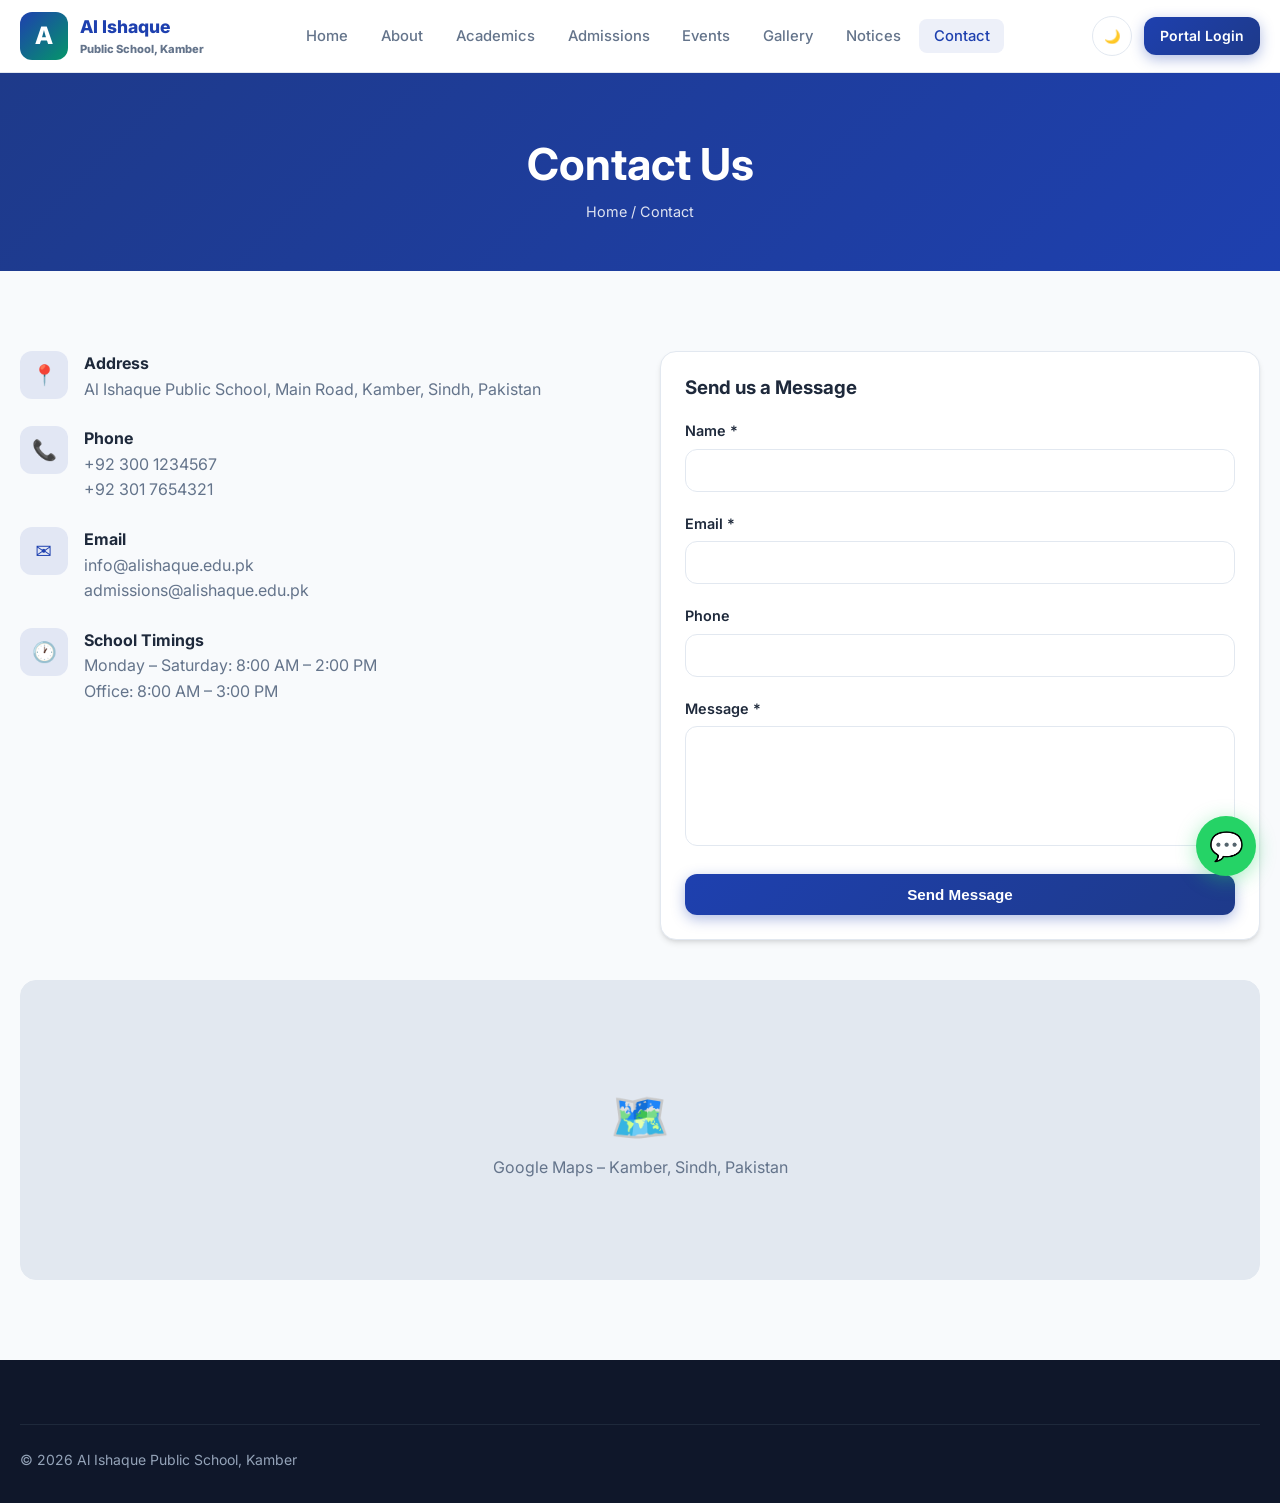
<file: contact.html>
<!DOCTYPE html>
<html lang="en">
<head>
<meta charset="UTF-8"><meta name="viewport" content="width=device-width, initial-scale=1.0">
<title>Contact | Al Ishaque Public School</title>
<link href="https://fonts.googleapis.com/css2?family=Inter:wght@400;500;600;700;800&display=swap" rel="stylesheet">
<link rel="stylesheet" href="styles.css">
</head>
<body>
<header class="header"><div class="container"><nav class="nav">
<a href="index.html" class="logo"><div class="logo-icon">A</div><div><div style="font-size:1.1rem">Al Ishaque</div><div style="font-size:0.7rem;color:var(--text-muted)">Public School, Kamber</div></div></a>
<ul class="nav-links">
<li><a href="index.html">Home</a></li><li><a href="about.html">About</a></li><li><a href="academics.html">Academics</a></li>
<li><a href="admissions.html">Admissions</a></li><li><a href="events.html">Events</a></li><li><a href="gallery.html">Gallery</a></li>
<li><a href="notices.html">Notices</a></li><li><a href="contact.html" class="active">Contact</a></li>
</ul>
<div class="nav-actions"><button class="icon-btn theme-toggle">🌙</button><a href="login.html" class="btn btn-primary btn-sm">Portal Login</a><div class="mobile-toggle"><span></span><span></span><span></span></div></div>
</nav></div></header>
<div class="page-header"><div class="container"><h1>Contact Us</h1><div class="breadcrumb">Home / Contact</div></div></div>
<section class="section"><div class="container">
<div class="grid-2" style="gap:2.5rem">
<div>
<div class="contact-info-item"><div class="contact-icon">📍</div><div><strong>Address</strong><p style="color:var(--text-muted);margin:0">Al Ishaque Public School, Main Road, Kamber, Sindh, Pakistan</p></div></div>
<div class="contact-info-item"><div class="contact-icon">📞</div><div><strong>Phone</strong><p style="color:var(--text-muted);margin:0">+92 300 1234567<br>+92 301 7654321</p></div></div>
<div class="contact-info-item"><div class="contact-icon">✉️</div><div><strong>Email</strong><p style="color:var(--text-muted);margin:0">info@alishaque.edu.pk<br>admissions@alishaque.edu.pk</p></div></div>
<div class="contact-info-item"><div class="contact-icon">🕐</div><div><strong>School Timings</strong><p style="color:var(--text-muted);margin:0">Monday – Saturday: 8:00 AM – 2:00 PM<br>Office: 8:00 AM – 3:00 PM</p></div></div>
</div>
<div class="card"><div class="card-body">
<h3 style="margin-bottom:1.25rem">Send us a Message</h3>
<form id="contactForm" onsubmit="event.preventDefault();alert('Thank you! Your message has been received. We will contact you soon.');this.reset();">
<div class="form-group"><label>Name *</label><input type="text" class="form-control" required></div>
<div class="form-group"><label>Email *</label><input type="email" class="form-control" required></div>
<div class="form-group"><label>Phone</label><input type="tel" class="form-control"></div>
<div class="form-group"><label>Message *</label><textarea class="form-control" required></textarea></div>
<button type="submit" class="btn btn-primary" style="width:100%">Send Message</button>
</form>
</div></div>
</div>
<div style="margin-top:2.5rem;border-radius:1rem;height:300px;background:#e2e8f0;display:flex;align-items:center;justify-content:center;border:1px solid var(--border)">
<div style="text-align:center;color:var(--text-muted)"><div style="font-size:3rem">🗺️</div><p>Google Maps – Kamber, Sindh, Pakistan</p></div>
</div>
</div></section>
<footer class="footer"><div class="container"><div class="footer-bottom"><p>© 2026 Al Ishaque Public School, Kamber</p></div></div></footer>
<a href="https://wa.me/923001234567" class="whatsapp-float" target="_blank">💬</a>
<script src="main.js"></script>
</body>
</html>
</file>
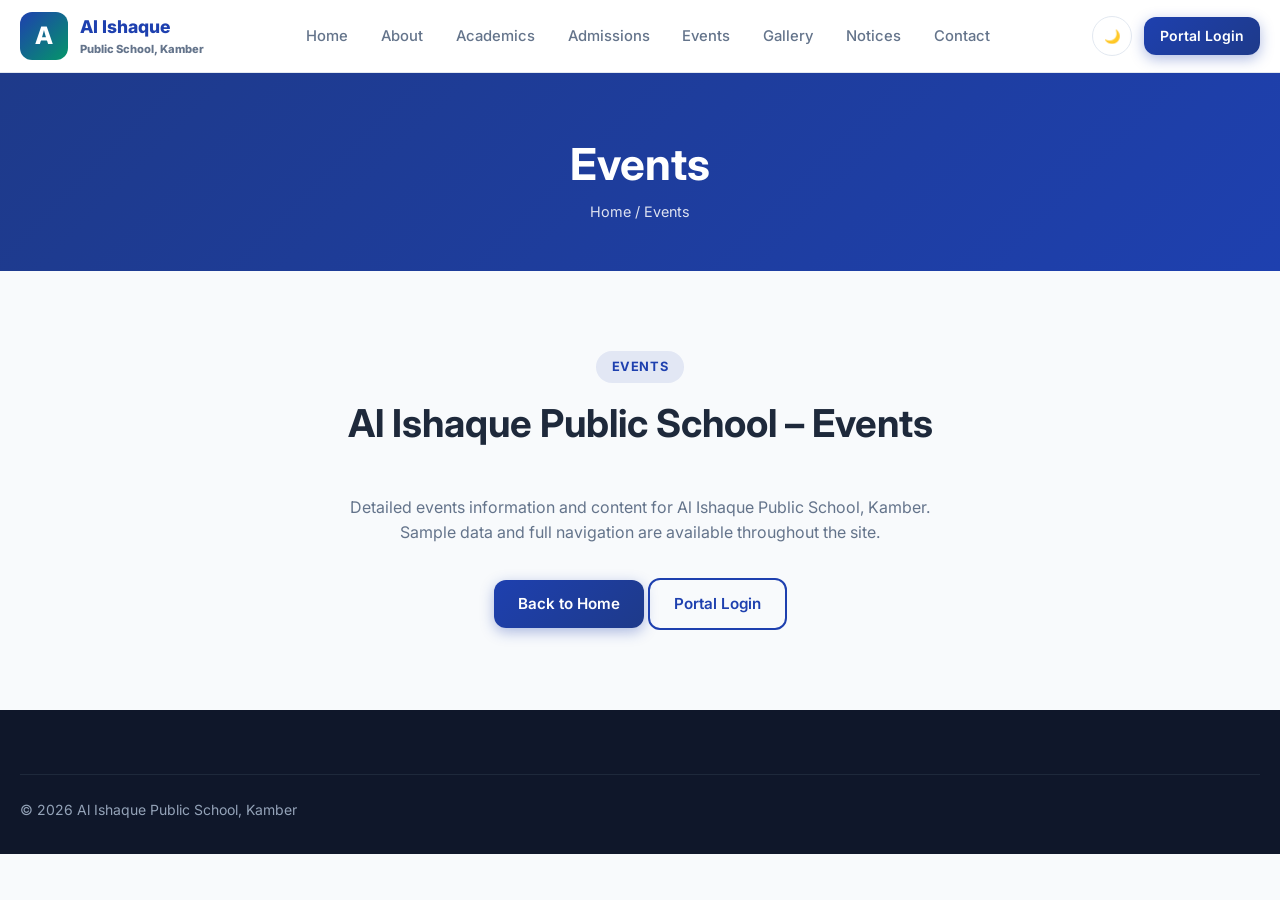
<file: events.html>
<!DOCTYPE html>
<html lang="en">
<head>
<meta charset="UTF-8"><meta name="viewport" content="width=device-width, initial-scale=1.0">
<title>Events | Al Ishaque Public School</title>
<link href="https://fonts.googleapis.com/css2?family=Inter:wght@400;500;600;700;800&display=swap" rel="stylesheet">
<link rel="stylesheet" href="styles.css">
</head>
<body>
<header class="header"><div class="container"><nav class="nav">
<a href="index.html" class="logo"><div class="logo-icon">A</div><div><div style="font-size:1.1rem">Al Ishaque</div><div style="font-size:0.7rem;color:var(--text-muted)">Public School, Kamber</div></div></a>
<ul class="nav-links">
<li><a href="index.html">Home</a></li><li><a href="about.html">About</a></li><li><a href="academics.html">Academics</a></li>
<li><a href="admissions.html">Admissions</a></li><li><a href="events.html">Events</a></li><li><a href="gallery.html">Gallery</a></li>
<li><a href="notices.html">Notices</a></li><li><a href="contact.html">Contact</a></li>
</ul>
<div class="nav-actions"><button class="icon-btn theme-toggle">🌙</button><a href="login.html" class="btn btn-primary btn-sm">Portal Login</a><div class="mobile-toggle"><span></span><span></span><span></span></div></div>
</nav></div></header>
<div class="page-header"><div class="container"><h1>Events</h1><div class="breadcrumb">Home / Events</div></div></div>
<section class="section"><div class="container">
<div class="section-header"><span class="badge">Events</span><h2>Al Ishaque Public School – Events</h2></div>
<p style="text-align:center;color:var(--text-muted);max-width:600px;margin:0 auto 2rem">Detailed events information and content for Al Ishaque Public School, Kamber. Sample data and full navigation are available throughout the site.</p>
<div style="text-align:center"><a href="index.html" class="btn btn-primary">Back to Home</a> <a href="login.html" class="btn btn-outline">Portal Login</a></div>
</div></section>
<footer class="footer"><div class="container"><div class="footer-bottom"><p>© 2026 Al Ishaque Public School, Kamber</p></div></div></footer>
<script src="main.js"></script>
</body>
</html>
</file>
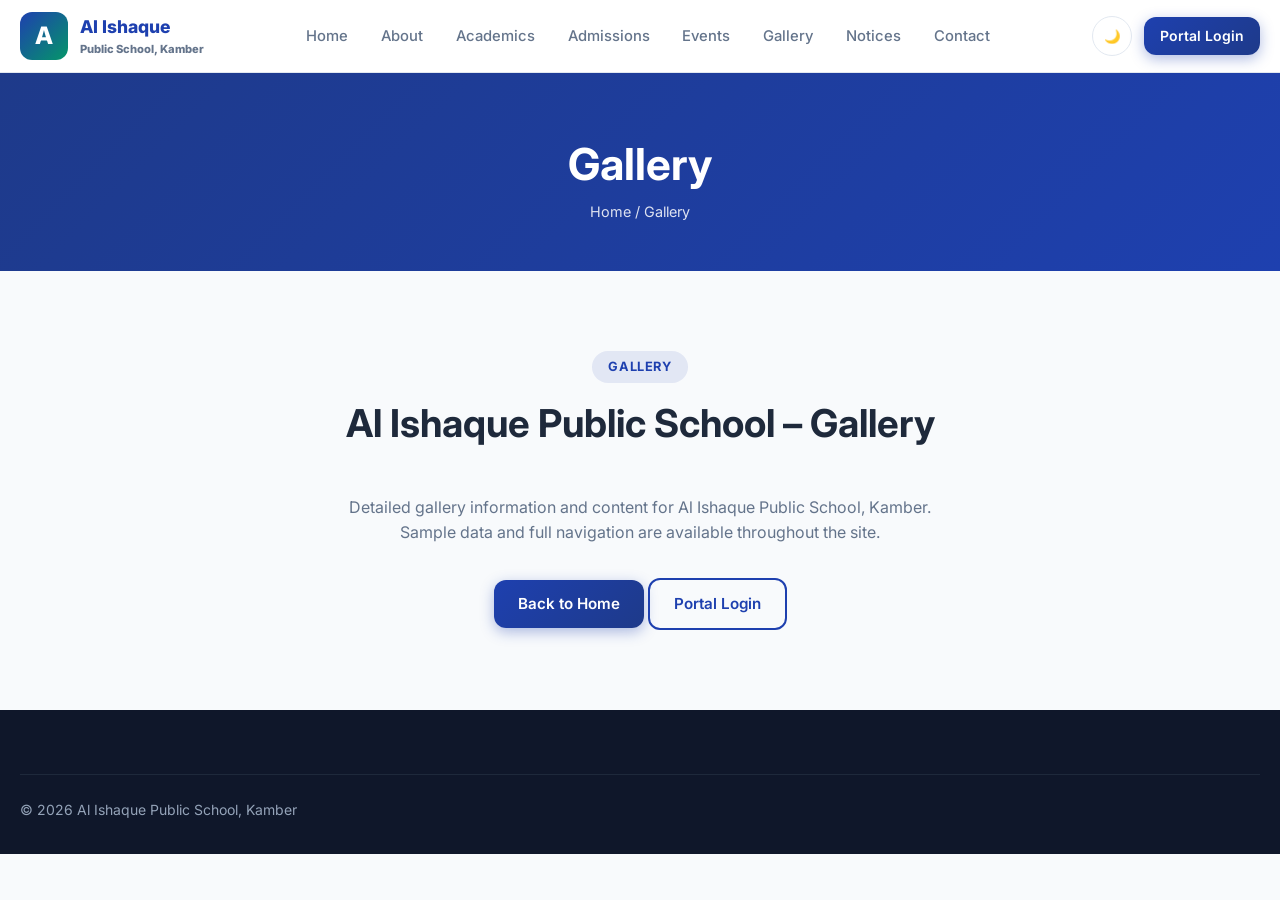
<file: gallery.html>
<!DOCTYPE html>
<html lang="en">
<head>
<meta charset="UTF-8"><meta name="viewport" content="width=device-width, initial-scale=1.0">
<title>Gallery | Al Ishaque Public School</title>
<link href="https://fonts.googleapis.com/css2?family=Inter:wght@400;500;600;700;800&display=swap" rel="stylesheet">
<link rel="stylesheet" href="styles.css">
</head>
<body>
<header class="header"><div class="container"><nav class="nav">
<a href="index.html" class="logo"><div class="logo-icon">A</div><div><div style="font-size:1.1rem">Al Ishaque</div><div style="font-size:0.7rem;color:var(--text-muted)">Public School, Kamber</div></div></a>
<ul class="nav-links">
<li><a href="index.html">Home</a></li><li><a href="about.html">About</a></li><li><a href="academics.html">Academics</a></li>
<li><a href="admissions.html">Admissions</a></li><li><a href="events.html">Events</a></li><li><a href="gallery.html">Gallery</a></li>
<li><a href="notices.html">Notices</a></li><li><a href="contact.html">Contact</a></li>
</ul>
<div class="nav-actions"><button class="icon-btn theme-toggle">🌙</button><a href="login.html" class="btn btn-primary btn-sm">Portal Login</a><div class="mobile-toggle"><span></span><span></span><span></span></div></div>
</nav></div></header>
<div class="page-header"><div class="container"><h1>Gallery</h1><div class="breadcrumb">Home / Gallery</div></div></div>
<section class="section"><div class="container">
<div class="section-header"><span class="badge">Gallery</span><h2>Al Ishaque Public School – Gallery</h2></div>
<p style="text-align:center;color:var(--text-muted);max-width:600px;margin:0 auto 2rem">Detailed gallery information and content for Al Ishaque Public School, Kamber. Sample data and full navigation are available throughout the site.</p>
<div style="text-align:center"><a href="index.html" class="btn btn-primary">Back to Home</a> <a href="login.html" class="btn btn-outline">Portal Login</a></div>
</div></section>
<footer class="footer"><div class="container"><div class="footer-bottom"><p>© 2026 Al Ishaque Public School, Kamber</p></div></div></footer>
<script src="main.js"></script>
</body>
</html>
</file>
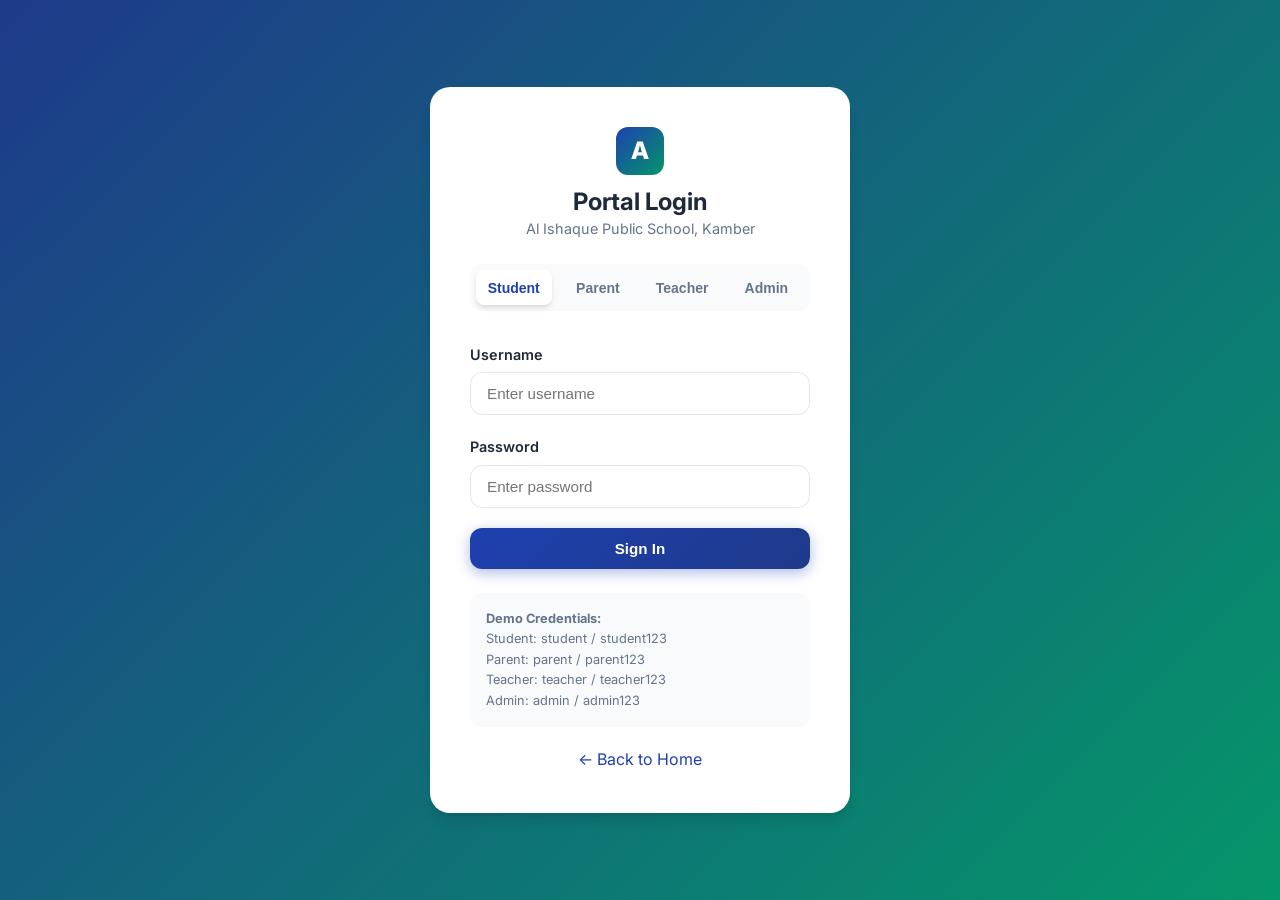
<file: login.html>
<!DOCTYPE html>
<html lang="en">
<head>
<meta charset="UTF-8">
<meta name="viewport" content="width=device-width, initial-scale=1.0">
<title>Portal Login | Al Ishaque Public School</title>
<link href="https://fonts.googleapis.com/css2?family=Inter:wght@400;500;600;700;800&display=swap" rel="stylesheet">
<link rel="stylesheet" href="styles.css">
</head>
<body>
<div class="login-page">
<div class="login-card">
<div style="text-align:center;margin-bottom:1.5rem">
<div class="logo-icon" style="margin:0 auto 0.75rem">A</div>
<h2>Portal Login</h2>
<p style="color:var(--text-muted);font-size:0.9rem">Al Ishaque Public School, Kamber</p>
</div>
<div class="login-tabs">
<button class="login-tab active" data-role="student">Student</button>
<button class="login-tab" data-role="parent">Parent</button>
<button class="login-tab" data-role="teacher">Teacher</button>
<button class="login-tab" data-role="admin">Admin</button>
</div>
<form id="loginForm">
<div class="form-group"><label>Username</label><input type="text" class="form-control" id="username" required placeholder="Enter username"></div>
<div class="form-group"><label>Password</label><input type="password" class="form-control" id="password" required placeholder="Enter password"></div>
<div id="loginError" style="display:none;padding:0.75rem;border-radius:0.5rem;margin-bottom:1rem;background:rgba(239,68,68,0.12);color:#dc2626;font-size:0.9rem"></div>
<button type="submit" class="btn btn-primary" style="width:100%">Sign In</button>
</form>
<div style="margin-top:1.5rem;padding:1rem;background:var(--bg);border-radius:0.75rem;font-size:0.8rem;color:var(--text-muted)">
<strong>Demo Credentials:</strong><br>Student: student / student123<br>Parent: parent / parent123<br>Teacher: teacher / teacher123<br>Admin: admin / admin123
</div>
<p style="text-align:center;margin-top:1.25rem"><a href="index.html" style="color:var(--primary)">← Back to Home</a></p>
</div>
</div>
<script src="main.js"></script>
<script>
let selectedRole = 'student';
document.querySelectorAll('.login-tab').forEach(tab => {
  tab.addEventListener('click', () => {
    document.querySelectorAll('.login-tab').forEach(t => t.classList.remove('active'));
    tab.classList.add('active');
    selectedRole = tab.dataset.role;
  });
});
document.getElementById('loginForm').addEventListener('submit', (e) => {
  e.preventDefault();
  const username = document.getElementById('username').value.trim();
  const password = document.getElementById('password').value;
  const result = SchoolApp.login(username, password, selectedRole);
  if (result.success) {
    if (selectedRole === 'admin') location.href = 'admin-dashboard.html';
    else if (selectedRole === 'teacher') location.href = 'teacher-dashboard.html';
    else if (selectedRole === 'student') location.href = 'student-dashboard.html';
    else location.href = 'student-dashboard.html';
  } else {
    const err = document.getElementById('loginError');
    err.textContent = result.message || 'Invalid credentials';
    err.style.display = 'block';
  }
});
</script>
</body>
</html>
</file>
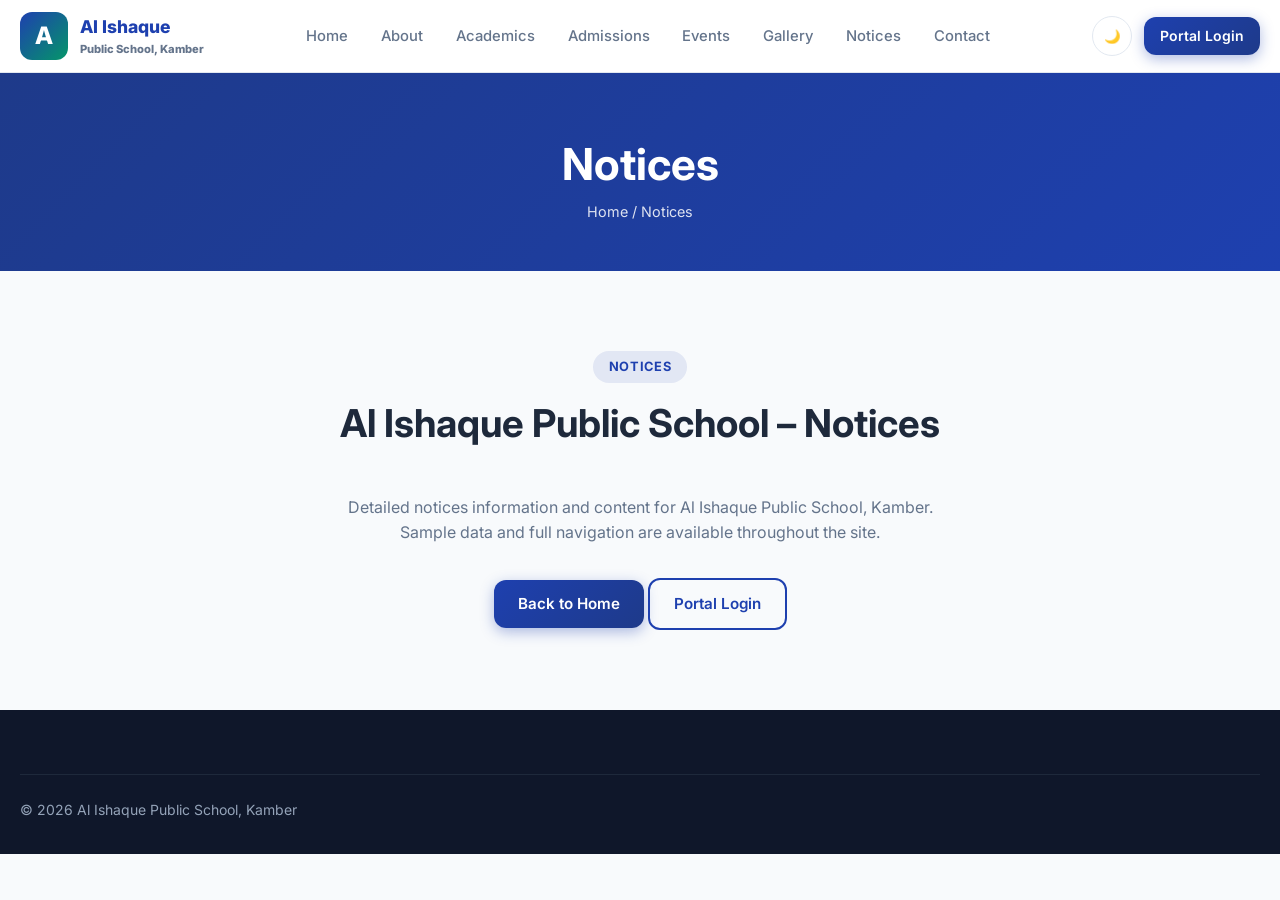
<file: notices.html>
<!DOCTYPE html>
<html lang="en">
<head>
<meta charset="UTF-8"><meta name="viewport" content="width=device-width, initial-scale=1.0">
<title>Notices | Al Ishaque Public School</title>
<link href="https://fonts.googleapis.com/css2?family=Inter:wght@400;500;600;700;800&display=swap" rel="stylesheet">
<link rel="stylesheet" href="styles.css">
</head>
<body>
<header class="header"><div class="container"><nav class="nav">
<a href="index.html" class="logo"><div class="logo-icon">A</div><div><div style="font-size:1.1rem">Al Ishaque</div><div style="font-size:0.7rem;color:var(--text-muted)">Public School, Kamber</div></div></a>
<ul class="nav-links">
<li><a href="index.html">Home</a></li><li><a href="about.html">About</a></li><li><a href="academics.html">Academics</a></li>
<li><a href="admissions.html">Admissions</a></li><li><a href="events.html">Events</a></li><li><a href="gallery.html">Gallery</a></li>
<li><a href="notices.html">Notices</a></li><li><a href="contact.html">Contact</a></li>
</ul>
<div class="nav-actions"><button class="icon-btn theme-toggle">🌙</button><a href="login.html" class="btn btn-primary btn-sm">Portal Login</a><div class="mobile-toggle"><span></span><span></span><span></span></div></div>
</nav></div></header>
<div class="page-header"><div class="container"><h1>Notices</h1><div class="breadcrumb">Home / Notices</div></div></div>
<section class="section"><div class="container">
<div class="section-header"><span class="badge">Notices</span><h2>Al Ishaque Public School – Notices</h2></div>
<p style="text-align:center;color:var(--text-muted);max-width:600px;margin:0 auto 2rem">Detailed notices information and content for Al Ishaque Public School, Kamber. Sample data and full navigation are available throughout the site.</p>
<div style="text-align:center"><a href="index.html" class="btn btn-primary">Back to Home</a> <a href="login.html" class="btn btn-outline">Portal Login</a></div>
</div></section>
<footer class="footer"><div class="container"><div class="footer-bottom"><p>© 2026 Al Ishaque Public School, Kamber</p></div></div></footer>
<script src="main.js"></script>
</body>
</html>
</file>
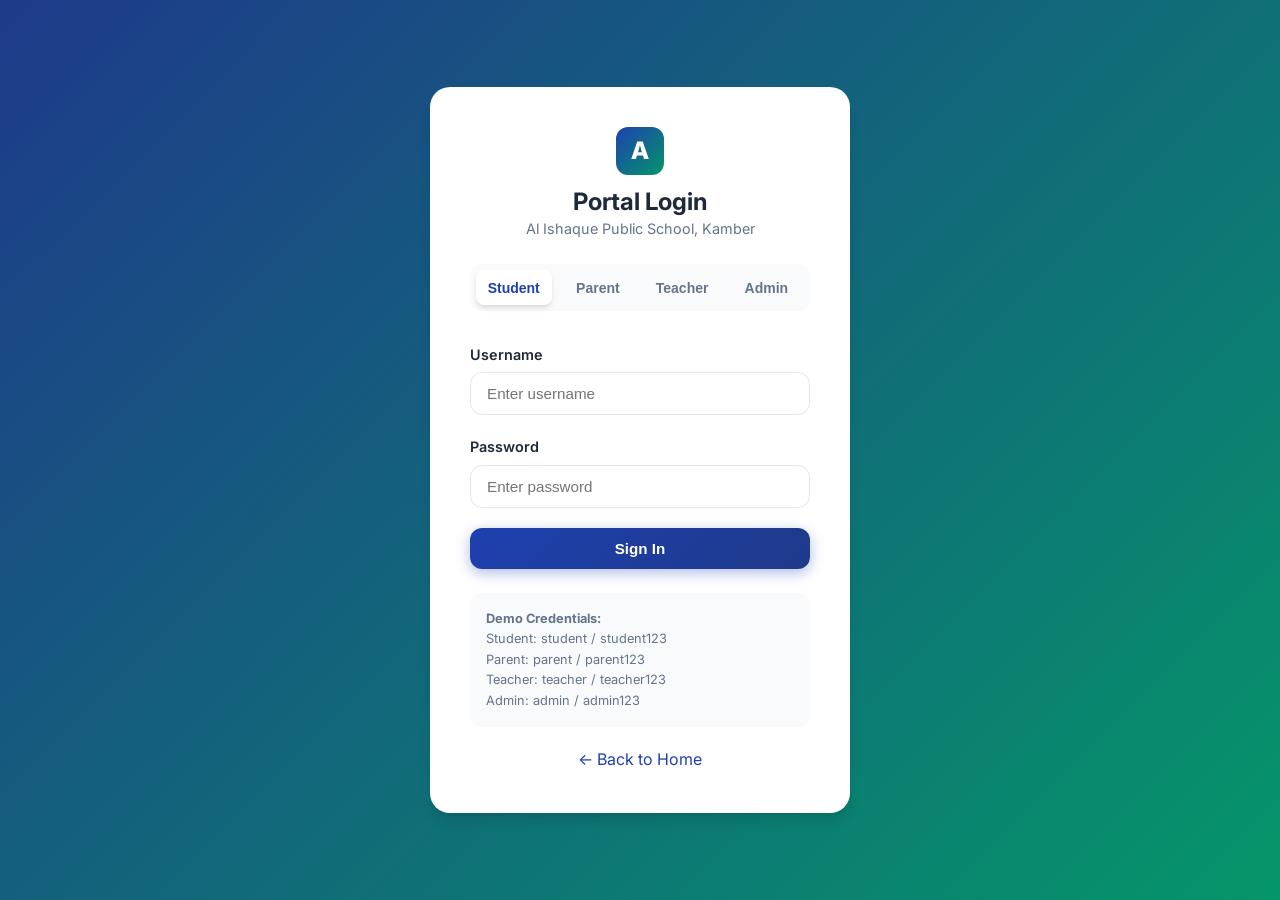
<file: student-dashboard.html>
<!DOCTYPE html>
<html lang="en">
<head>
<meta charset="UTF-8">
<meta name="viewport" content="width=device-width, initial-scale=1.0">
<title>Student Portal | Al Ishaque Public School</title>
<link href="https://fonts.googleapis.com/css2?family=Inter:wght@400;500;600;700;800&display=swap" rel="stylesheet">
<link rel="stylesheet" href="styles.css">
</head>
<body>
<div class="dashboard">
<aside class="sidebar" id="sidebar">
<div class="sidebar-logo"><div class="logo"><div class="logo-icon">A</div><span style="font-size:0.95rem">Student Portal</span></div></div>
<nav class="sidebar-nav">
<a href="student-dashboard.html" class="active">📊 Overview</a>
<a href="#profile">👤 Profile</a>
<a href="#attendance">📋 Attendance</a>
<a href="#results">📝 Results</a>
<a href="#fees">💰 Fee Status</a>
<a href="#homework">📚 Homework</a>
<a href="#timetable">🗓️ Timetable</a>
<a href="#notices">📢 Notices</a>
<a href="#" onclick="SchoolApp.logout()">🚪 Logout</a>
</nav>
</aside>
<main class="main-content">
<div class="dashboard-header">
<div><h1 style="font-size:1.5rem">Student Dashboard</h1><p style="color:var(--text-muted)" id="welcome">Welcome</p></div>
<button class="icon-btn theme-toggle">🌙</button>
</div>
<div class="stat-cards">
<div class="stat-card"><div class="stat-icon" style="background:rgba(30,64,175,0.1)">📋</div><div class="stat-value">92%</div><div class="stat-label">Attendance</div></div>
<div class="stat-card"><div class="stat-icon" style="background:rgba(5,150,105,0.1)">📝</div><div class="stat-value">A</div><div class="stat-label">Latest Grade</div></div>
<div class="stat-card"><div class="stat-icon" style="background:rgba(14,165,233,0.1)">💰</div><div class="stat-value">Paid</div><div class="stat-label">Fee Status</div></div>
<div class="stat-card"><div class="stat-icon" style="background:rgba(245,158,11,0.1)">📚</div><div class="stat-value">2</div><div class="stat-label">Pending HW</div></div>
</div>
<div class="grid-2" style="gap:1.5rem">
<div class="card" id="profile"><div class="card-body">
<h3 style="margin-bottom:1rem">Student Profile</h3>
<div id="profileInfo"></div>
</div></div>
<div class="card" id="results"><div class="card-body">
<h3 style="margin-bottom:1rem">Latest Result – Mid Term 2026</h3>
<div class="table-wrapper"><table>
<thead><tr><th>Subject</th><th>Marks</th><th>Total</th></tr></thead>
<tbody id="resultTable"></tbody>
</table></div>
<p style="margin-top:1rem"><strong>Percentage:</strong> 87.4% | <strong>Grade:</strong> A | <strong>Position:</strong> 3</p>
<button class="btn btn-sm btn-outline" onclick="window.print()">🖨️ Print Result Card</button>
</div></div>
</div>
<div class="card" style="margin-top:1.5rem" id="homework"><div class="card-body">
<h3 style="margin-bottom:1rem">Homework / Assignments</h3>
<div id="hwList"></div>
</div></div>
<div class="card" style="margin-top:1.5rem" id="fees"><div class="card-body">
<h3 style="margin-bottom:1rem">Fee History</h3>
<div class="table-wrapper"><table>
<thead><tr><th>Month</th><th>Amount</th><th>Status</th><th>Receipt</th></tr></thead>
<tbody id="feeTable"></tbody>
</table></div>
</div></div>
</main>
</div>
<script src="main.js"></script>
<script>
const session = SchoolApp.requireAuth(['student','parent']);
if (session) {
  document.getElementById('welcome').textContent = 'Welcome, ' + session.name;
  const data = SchoolApp.SAMPLE_DATA;
  const student = data.students.find(s => s.id === (session.studentId || 'APS-2024-001')) || data.students[0];
  document.getElementById('profileInfo').innerHTML = `
    <p><strong>ID:</strong> ${student.id}</p>
    <p><strong>Name:</strong> ${student.name}</p>
    <p><strong>Class:</strong> ${student.class} - ${student.section}</p>
    <p><strong>Father:</strong> ${student.father}</p>
    <p><strong>Phone:</strong> ${student.phone}</p>
  `;
  const result = data.results[0];
  document.getElementById('resultTable').innerHTML = result.subjects.map(s =>
    `<tr><td>${s.name}</td><td>${s.marks}</td><td>${s.total}</td></tr>`
  ).join('');
  document.getElementById('hwList').innerHTML = data.homework.filter(h => h.class === 'Class 8').map(h =>
    `<div style="padding:0.75rem 0;border-bottom:1px solid var(--border)"><strong>${h.subject}:</strong> ${h.title}<br><span style="font-size:0.85rem;color:var(--text-muted)">Due: ${h.due} | ${h.teacher}</span></div>`
  ).join('') || '<p style="color:var(--text-muted)">No homework</p>';
  document.getElementById('feeTable').innerHTML = data.fees.filter(f => f.studentId === student.id).map(f =>
    `<tr><td>${f.month}</td><td>Rs. ${f.amount}</td><td><span class="badge ${f.status==='Paid'?'badge-success':'badge-warning'}">${f.status}</span></td><td>${f.receipt || '-'}</td></tr>`
  ).join('');
}
</script>
</body>
</html>
</file>
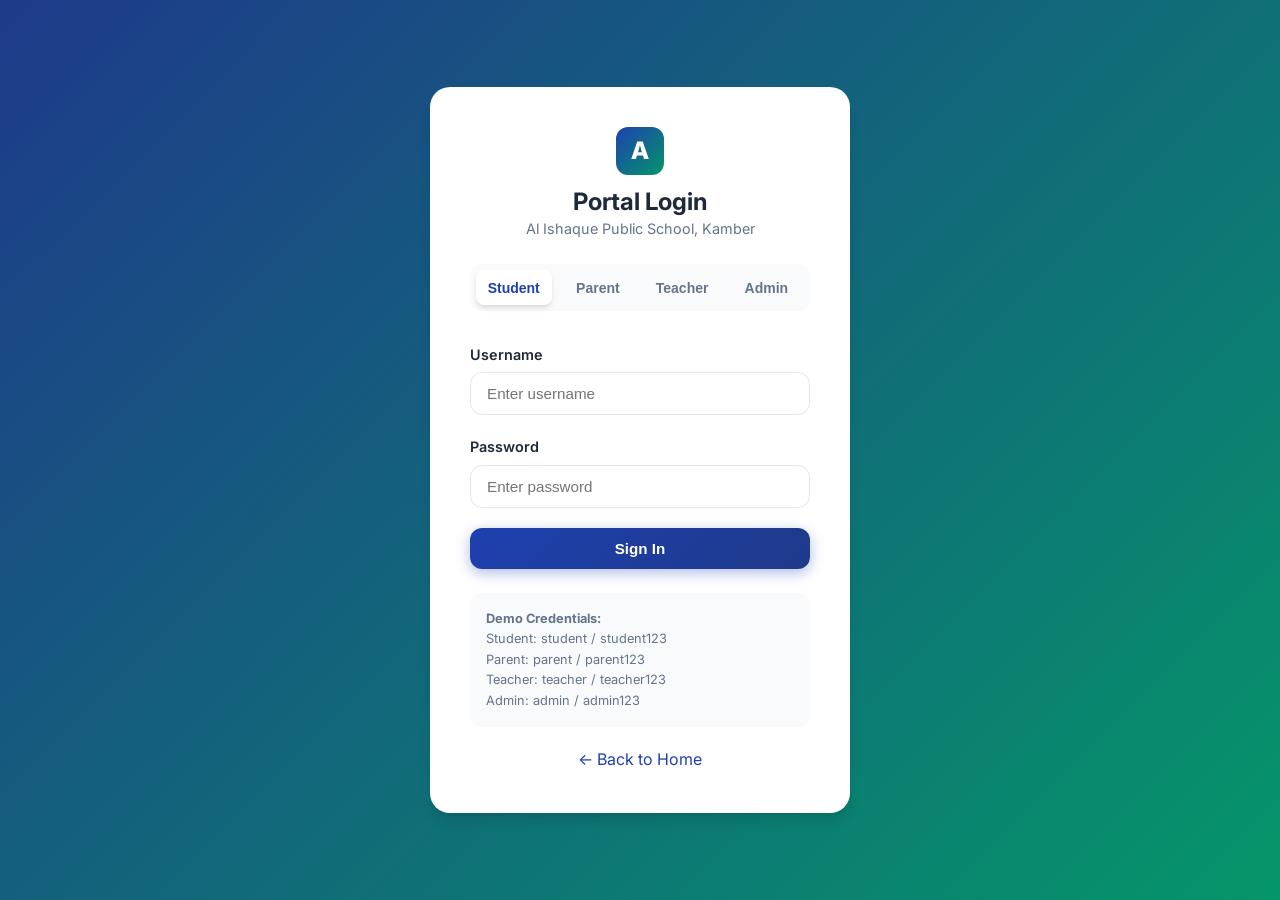
<file: teacher-dashboard.html>
<!DOCTYPE html>
<html lang="en">
<head>
<meta charset="UTF-8">
<meta name="viewport" content="width=device-width, initial-scale=1.0">
<title>Teacher Portal | Al Ishaque Public School</title>
<link href="https://fonts.googleapis.com/css2?family=Inter:wght@400;500;600;700;800&display=swap" rel="stylesheet">
<link rel="stylesheet" href="styles.css">
</head>
<body>
<div class="dashboard">
<aside class="sidebar"><div class="sidebar-logo"><div class="logo"><div class="logo-icon">A</div><span style="font-size:0.95rem">Teacher Portal</span></div></div>
<nav class="sidebar-nav">
<a href="teacher-dashboard.html" class="active">📊 Dashboard</a>
<a href="#">📚 My Classes</a>
<a href="#">👨‍🎓 Students</a>
<a href="#">📋 Mark Attendance</a>
<a href="#">📝 Enter Marks</a>
<a href="#">📤 Upload Homework</a>
<a href="#">🗓️ Timetable</a>
<a href="#">📢 Announcements</a>
<a href="#" onclick="SchoolApp.logout()">🚪 Logout</a>
</nav></aside>
<main class="main-content">
<div class="dashboard-header"><div><h1 style="font-size:1.5rem">Teacher Dashboard</h1><p style="color:var(--text-muted)" id="welcome">Welcome</p></div><button class="icon-btn theme-toggle">🌙</button></div>
<div class="stat-cards">
<div class="stat-card"><div class="stat-icon" style="background:rgba(30,64,175,0.1)">📚</div><div class="stat-value">2</div><div class="stat-label">Assigned Classes</div></div>
<div class="stat-card"><div class="stat-icon" style="background:rgba(5,150,105,0.1)">👨‍🎓</div><div class="stat-value">65</div><div class="stat-label">Students</div></div>
<div class="stat-card"><div class="stat-icon" style="background:rgba(14,165,233,0.1)">📋</div><div class="stat-value">Today</div><div class="stat-label">Attendance</div></div>
<div class="stat-card"><div class="stat-icon" style="background:rgba(245,158,11,0.1)">📝</div><div class="stat-value">3</div><div class="stat-label">Pending Marks</div></div>
</div>
<div class="card"><div class="card-body">
<h3 style="margin-bottom:1rem">My Classes – 8A, 9A (Mathematics)</h3>
<p style="color:var(--text-muted)">Use the sidebar to mark attendance, enter examination marks, upload homework, and post class announcements. Full CRUD interfaces are ready for backend integration.</p>
<button class="btn btn-primary btn-sm" onclick="alert('Attendance marking interface would open here')">Mark Today's Attendance</button>
<button class="btn btn-secondary btn-sm" onclick="alert('Marks entry form would open here')">Enter Marks</button>
</div></div>
</main></div>
<script src="main.js"></script>
<script>
const s = SchoolApp.requireAuth(['teacher']);
if (s) document.getElementById('welcome').textContent = 'Welcome, ' + s.name;
</script>
</body>
</html>
</file>
<file: styles.css>
/* Custom styles for Al-Ishaq Public School */
:root {
  --primary: #1e40af;
  --primary-dark: #1e3a8a;
  --secondary: #059669;
  --accent: #0ea5e9;
  --bg: #f8fafc;
  --card: #ffffff;
  --text: #1e293b;
  --text-muted: #64748b;
  --border: #e2e8f0;
  --success: #10b981;
  --warning: #f59e0b;
  --danger: #ef4444;
  --shadow: 0 4px 6px -1px rgb(0 0 0 / 0.1), 0 2px 4px -2px rgb(0 0 0 / 0.1);
  --shadow-lg: 0 10px 15px -3px rgb(0 0 0 / 0.1), 0 4px 6px -4px rgb(0 0 0 / 0.1);
}

[data-theme="dark"] {
  --bg: #0f172a;
  --card: #1e293b;
  --text: #f1f5f9;
  --text-muted: #94a3b8;
  --border: #334155;
  --shadow: 0 4px 6px -1px rgb(0 0 0 / 0.3);
  --shadow-lg: 0 10px 15px -3px rgb(0 0 0 / 0.4);
}

* {
  margin: 0;
  padding: 0;
  box-sizing: border-box;
}

html {
  scroll-behavior: smooth;
}

body {
  font-family: 'Inter', 'Segoe UI', system-ui, -apple-system, sans-serif;
  background: var(--bg);
  color: var(--text);
  line-height: 1.6;
  transition: background 0.3s, color 0.3s;
}

/* Typography */
h1, h2, h3, h4, h5, h6 {
  font-weight: 700;
  line-height: 1.25;
  color: var(--text);
}

a {
  text-decoration: none;
  color: inherit;
  transition: color 0.2s;
}

img {
  max-width: 100%;
  height: auto;
  display: block;
}

/* Container */
.container {
  width: 100%;
  max-width: 1280px;
  margin: 0 auto;
  padding: 0 1.25rem;
}

/* Buttons */
.btn {
  display: inline-flex;
  align-items: center;
  justify-content: center;
  gap: 0.5rem;
  padding: 0.75rem 1.5rem;
  font-size: 0.95rem;
  font-weight: 600;
  border-radius: 0.75rem;
  border: none;
  cursor: pointer;
  transition: all 0.25s ease;
  text-align: center;
}

.btn-primary {
  background: linear-gradient(135deg, var(--primary), var(--primary-dark));
  color: white;
  box-shadow: 0 4px 14px rgba(30, 64, 175, 0.35);
}

.btn-primary:hover {
  transform: translateY(-2px);
  box-shadow: 0 6px 20px rgba(30, 64, 175, 0.45);
}

.btn-secondary {
  background: linear-gradient(135deg, var(--secondary), #047857);
  color: white;
  box-shadow: 0 4px 14px rgba(5, 150, 105, 0.35);
}

.btn-secondary:hover {
  transform: translateY(-2px);
}

.btn-outline {
  background: transparent;
  border: 2px solid var(--primary);
  color: var(--primary);
}

.btn-outline:hover {
  background: var(--primary);
  color: white;
}

.btn-sm {
  padding: 0.5rem 1rem;
  font-size: 0.875rem;
}

.btn-lg {
  padding: 1rem 2rem;
  font-size: 1.05rem;
}

/* Header / Nav */
.header {
  position: sticky;
  top: 0;
  z-index: 1000;
  background: rgba(255, 255, 255, 0.95);
  backdrop-filter: blur(12px);
  border-bottom: 1px solid var(--border);
  transition: all 0.3s;
}

[data-theme="dark"] .header {
  background: rgba(15, 23, 42, 0.95);
}

.header.scrolled {
  box-shadow: var(--shadow);
}

.nav {
  display: flex;
  align-items: center;
  justify-content: space-between;
  height: 72px;
}

.logo {
  display: flex;
  align-items: center;
  gap: 0.75rem;
  font-weight: 800;
  font-size: 1.25rem;
  color: var(--primary);
}

.logo-icon {
  width: 48px;
  height: 48px;
  background: linear-gradient(135deg, var(--primary), var(--secondary));
  border-radius: 12px;
  display: flex;
  align-items: center;
  justify-content: center;
  color: white;
  font-size: 1.5rem;
  font-weight: 800;
}

.nav-links {
  display: flex;
  align-items: center;
  gap: 0.25rem;
  list-style: none;
}

.nav-links a {
  padding: 0.5rem 0.9rem;
  border-radius: 0.5rem;
  font-weight: 500;
  font-size: 0.925rem;
  color: var(--text-muted);
  transition: all 0.2s;
}

.nav-links a:hover,
.nav-links a.active {
  color: var(--primary);
  background: rgba(30, 64, 175, 0.08);
}

.nav-actions {
  display: flex;
  align-items: center;
  gap: 0.75rem;
}

.icon-btn {
  width: 40px;
  height: 40px;
  border-radius: 50%;
  border: 1px solid var(--border);
  background: var(--card);
  display: flex;
  align-items: center;
  justify-content: center;
  cursor: pointer;
  transition: all 0.2s;
  color: var(--text-muted);
}

.icon-btn:hover {
  background: var(--primary);
  color: white;
  border-color: var(--primary);
}

.mobile-toggle {
  display: none;
  flex-direction: column;
  gap: 5px;
  cursor: pointer;
  padding: 8px;
}

.mobile-toggle span {
  width: 24px;
  height: 2.5px;
  background: var(--text);
  border-radius: 2px;
  transition: all 0.3s;
}

/* Hero */
.hero {
  position: relative;
  min-height: 85vh;
  display: flex;
  align-items: center;
  background: linear-gradient(135deg, #1e3a8a 0%, #1e40af 40%, #059669 100%);
  overflow: hidden;
  color: white;
}

.hero::before {
  content: '';
  position: absolute;
  inset: 0;
  background: url('data:image/svg+xml,<svg xmlns="http://www.w3.org/2000/svg" viewBox="0 0 100 100"><circle cx="20" cy="20" r="2" fill="white" opacity="0.1"/><circle cx="80" cy="40" r="1.5" fill="white" opacity="0.1"/><circle cx="40" cy="70" r="2.5" fill="white" opacity="0.08"/></svg>');
  background-size: 80px;
  opacity: 0.5;
}

.hero-content {
  position: relative;
  z-index: 2;
  max-width: 700px;
}

.hero-badge {
  display: inline-flex;
  align-items: center;
  gap: 0.5rem;
  background: rgba(255,255,255,0.15);
  backdrop-filter: blur(8px);
  padding: 0.4rem 1rem;
  border-radius: 999px;
  font-size: 0.875rem;
  font-weight: 600;
  margin-bottom: 1.5rem;
  border: 1px solid rgba(255,255,255,0.2);
}

.hero h1 {
  font-size: clamp(2.25rem, 5vw, 3.5rem);
  color: white;
  margin-bottom: 1.25rem;
  letter-spacing: -0.02em;
}

.hero p {
  font-size: 1.15rem;
  opacity: 0.9;
  margin-bottom: 2rem;
  line-height: 1.7;
}

.hero-btns {
  display: flex;
  flex-wrap: wrap;
  gap: 1rem;
}

.hero-btns .btn-primary {
  background: white;
  color: var(--primary);
  box-shadow: 0 4px 20px rgba(0,0,0,0.15);
}

.hero-btns .btn-outline {
  border-color: white;
  color: white;
}

.hero-btns .btn-outline:hover {
  background: white;
  color: var(--primary);
}

/* Stats */
.stats {
  margin-top: -60px;
  position: relative;
  z-index: 10;
}

.stats-grid {
  display: grid;
  grid-template-columns: repeat(4, 1fr);
  gap: 1.25rem;
  background: var(--card);
  border-radius: 1.25rem;
  padding: 2rem;
  box-shadow: var(--shadow-lg);
  border: 1px solid var(--border);
}

.stat-item {
  text-align: center;
  padding: 0.75rem;
}

.stat-item .number {
  font-size: 2.25rem;
  font-weight: 800;
  color: var(--primary);
  line-height: 1;
  margin-bottom: 0.35rem;
}

.stat-item .label {
  font-size: 0.9rem;
  color: var(--text-muted);
  font-weight: 500;
}

/* Sections */
.section {
  padding: 5rem 0;
}

.section-header {
  text-align: center;
  max-width: 640px;
  margin: 0 auto 3rem;
}

.section-header .badge {
  display: inline-block;
  background: rgba(30, 64, 175, 0.1);
  color: var(--primary);
  padding: 0.35rem 1rem;
  border-radius: 999px;
  font-size: 0.8rem;
  font-weight: 700;
  text-transform: uppercase;
  letter-spacing: 0.05em;
  margin-bottom: 1rem;
}

.section-header h2 {
  font-size: clamp(1.75rem, 3vw, 2.5rem);
  margin-bottom: 0.75rem;
}

.section-header p {
  color: var(--text-muted);
  font-size: 1.05rem;
}

/* Cards */
.card {
  background: var(--card);
  border-radius: 1rem;
  border: 1px solid var(--border);
  box-shadow: var(--shadow);
  overflow: hidden;
  transition: transform 0.25s, box-shadow 0.25s;
}

.card:hover {
  transform: translateY(-4px);
  box-shadow: var(--shadow-lg);
}

.card-body {
  padding: 1.5rem;
}

.grid-2 {
  display: grid;
  grid-template-columns: repeat(2, 1fr);
  gap: 1.5rem;
}

.grid-3 {
  display: grid;
  grid-template-columns: repeat(3, 1fr);
  gap: 1.5rem;
}

.grid-4 {
  display: grid;
  grid-template-columns: repeat(4, 1fr);
  gap: 1.5rem;
}

/* Principal Message */
.principal-card {
  display: grid;
  grid-template-columns: 280px 1fr;
  gap: 2rem;
  align-items: center;
}

.principal-img {
  width: 100%;
  aspect-ratio: 1;
  object-fit: cover;
  border-radius: 1rem;
  background: linear-gradient(135deg, #dbeafe, #a7f3d0);
}

/* Programs */
.program-card {
  text-align: center;
  padding: 2rem 1.5rem;
}

.program-icon {
  width: 64px;
  height: 64px;
  margin: 0 auto 1.25rem;
  background: linear-gradient(135deg, rgba(30,64,175,0.1), rgba(5,150,105,0.1));
  border-radius: 1rem;
  display: flex;
  align-items: center;
  justify-content: center;
  font-size: 1.75rem;
}

/* News / Events */
.news-card img,
.event-card img {
  width: 100%;
  height: 180px;
  object-fit: cover;
  background: #e2e8f0;
}

.news-meta,
.event-meta {
  font-size: 0.8rem;
  color: var(--text-muted);
  margin-bottom: 0.5rem;
  display: flex;
  gap: 1rem;
}

/* Testimonials */
.testimonial-card {
  padding: 2rem;
  position: relative;
}

.testimonial-card::before {
  content: '"';
  position: absolute;
  top: 1rem;
  left: 1.5rem;
  font-size: 4rem;
  color: var(--primary);
  opacity: 0.15;
  font-family: Georgia, serif;
  line-height: 1;
}

.testimonial-text {
  font-style: italic;
  margin-bottom: 1.5rem;
  color: var(--text-muted);
}

.testimonial-author {
  display: flex;
  align-items: center;
  gap: 0.75rem;
}

.author-avatar {
  width: 48px;
  height: 48px;
  border-radius: 50%;
  background: linear-gradient(135deg, var(--primary), var(--secondary));
  display: flex;
  align-items: center;
  justify-content: center;
  color: white;
  font-weight: 700;
}

/* Gallery preview */
.gallery-grid {
  display: grid;
  grid-template-columns: repeat(4, 1fr);
  gap: 1rem;
}

.gallery-item {
  aspect-ratio: 1;
  border-radius: 0.75rem;
  overflow: hidden;
  cursor: pointer;
  position: relative;
}

.gallery-item img {
  width: 100%;
  height: 100%;
  object-fit: cover;
  transition: transform 0.4s;
}

.gallery-item:hover img {
  transform: scale(1.08);
}

.gallery-item::after {
  content: '';
  position: absolute;
  inset: 0;
  background: linear-gradient(to top, rgba(0,0,0,0.4), transparent);
  opacity: 0;
  transition: opacity 0.3s;
}

.gallery-item:hover::after {
  opacity: 1;
}

/* Contact */
.contact-info-item {
  display: flex;
  gap: 1rem;
  margin-bottom: 1.5rem;
}

.contact-icon {
  width: 48px;
  height: 48px;
  border-radius: 0.75rem;
  background: rgba(30, 64, 175, 0.1);
  display: flex;
  align-items: center;
  justify-content: center;
  color: var(--primary);
  flex-shrink: 0;
  font-size: 1.25rem;
}

/* Footer */
.footer {
  background: #0f172a;
  color: #94a3b8;
  padding: 4rem 0 2rem;
}

.footer-grid {
  display: grid;
  grid-template-columns: 2fr 1fr 1fr 1fr;
  gap: 2.5rem;
  margin-bottom: 3rem;
}

.footer h4 {
  color: white;
  margin-bottom: 1.25rem;
  font-size: 1.05rem;
}

.footer a {
  color: #94a3b8;
  display: block;
  margin-bottom: 0.5rem;
  font-size: 0.925rem;
}

.footer a:hover {
  color: white;
}

.footer-bottom {
  border-top: 1px solid #1e293b;
  padding-top: 1.5rem;
  display: flex;
  justify-content: space-between;
  align-items: center;
  flex-wrap: wrap;
  gap: 1rem;
  font-size: 0.875rem;
}

.social-links {
  display: flex;
  gap: 0.75rem;
}

.social-links a {
  width: 40px;
  height: 40px;
  border-radius: 50%;
  background: #1e293b;
  display: flex;
  align-items: center;
  justify-content: center;
  margin: 0;
  transition: background 0.2s;
}

.social-links a:hover {
  background: var(--primary);
  color: white;
}

/* Forms */
.form-group {
  margin-bottom: 1.25rem;
}

.form-group label {
  display: block;
  font-weight: 600;
  margin-bottom: 0.4rem;
  font-size: 0.9rem;
}

.form-control {
  width: 100%;
  padding: 0.75rem 1rem;
  border: 1.5px solid var(--border);
  border-radius: 0.75rem;
  background: var(--card);
  color: var(--text);
  font-size: 0.95rem;
  transition: border-color 0.2s, box-shadow 0.2s;
}

.form-control:focus {
  outline: none;
  border-color: var(--primary);
  box-shadow: 0 0 0 3px rgba(30, 64, 175, 0.15);
}

select.form-control {
  appearance: none;
  background-image: url("data:image/svg+xml,%3Csvg xmlns='http://www.w3.org/2000/svg' fill='none' viewBox='0 0 24 24' stroke='%2364748b'%3E%3Cpath stroke-linecap='round' stroke-linejoin='round' stroke-width='2' d='M19 9l-7 7-7-7'%3E%3C/path%3E%3C/svg%3E");
  background-repeat: no-repeat;
  background-position: right 0.75rem center;
  background-size: 1.25rem;
  padding-right: 2.5rem;
}

textarea.form-control {
  min-height: 120px;
  resize: vertical;
}

/* Tables */
.table-wrapper {
  overflow-x: auto;
  border-radius: 0.75rem;
  border: 1px solid var(--border);
}

table {
  width: 100%;
  border-collapse: collapse;
  font-size: 0.9rem;
}

th, td {
  padding: 0.9rem 1rem;
  text-align: left;
  border-bottom: 1px solid var(--border);
}

th {
  background: rgba(30, 64, 175, 0.05);
  font-weight: 600;
  color: var(--text-muted);
  font-size: 0.8rem;
  text-transform: uppercase;
  letter-spacing: 0.03em;
}

tr:last-child td {
  border-bottom: none;
}

tr:hover td {
  background: rgba(30, 64, 175, 0.03);
}

/* Badges / Status */
.badge {
  display: inline-flex;
  align-items: center;
  padding: 0.25rem 0.65rem;
  border-radius: 999px;
  font-size: 0.75rem;
  font-weight: 600;
}

.badge-success {
  background: rgba(16, 185, 129, 0.15);
  color: #059669;
}

.badge-warning {
  background: rgba(245, 158, 11, 0.15);
  color: #d97706;
}

.badge-danger {
  background: rgba(239, 68, 68, 0.15);
  color: #dc2626;
}

.badge-info {
  background: rgba(14, 165, 233, 0.15);
  color: #0284c7;
}

/* Dashboard Layout */
.dashboard {
  display: flex;
  min-height: 100vh;
}

.sidebar {
  width: 260px;
  background: var(--card);
  border-right: 1px solid var(--border);
  padding: 1.5rem 0;
  position: fixed;
  top: 0;
  left: 0;
  bottom: 0;
  overflow-y: auto;
  z-index: 100;
  transition: transform 0.3s;
}

.sidebar-logo {
  padding: 0 1.5rem 1.5rem;
  border-bottom: 1px solid var(--border);
  margin-bottom: 1rem;
}

.sidebar-nav a {
  display: flex;
  align-items: center;
  gap: 0.75rem;
  padding: 0.75rem 1.5rem;
  color: var(--text-muted);
  font-weight: 500;
  font-size: 0.925rem;
  transition: all 0.2s;
}

.sidebar-nav a:hover,
.sidebar-nav a.active {
  background: rgba(30, 64, 175, 0.08);
  color: var(--primary);
  border-right: 3px solid var(--primary);
}

.main-content {
  flex: 1;
  margin-left: 260px;
  padding: 1.5rem 2rem;
}

.dashboard-header {
  display: flex;
  justify-content: space-between;
  align-items: center;
  margin-bottom: 2rem;
  flex-wrap: wrap;
  gap: 1rem;
}

.stat-cards {
  display: grid;
  grid-template-columns: repeat(4, 1fr);
  gap: 1.25rem;
  margin-bottom: 2rem;
}

.stat-card {
  background: var(--card);
  border-radius: 1rem;
  padding: 1.5rem;
  border: 1px solid var(--border);
  box-shadow: var(--shadow);
}

.stat-card .stat-icon {
  width: 48px;
  height: 48px;
  border-radius: 0.75rem;
  display: flex;
  align-items: center;
  justify-content: center;
  font-size: 1.25rem;
  margin-bottom: 1rem;
}

.stat-card .stat-value {
  font-size: 1.75rem;
  font-weight: 800;
  margin-bottom: 0.25rem;
}

.stat-card .stat-label {
  font-size: 0.875rem;
  color: var(--text-muted);
}

/* Login */
.login-page {
  min-height: 100vh;
  display: flex;
  align-items: center;
  justify-content: center;
  background: linear-gradient(135deg, #1e3a8a, #059669);
  padding: 2rem;
}

.login-card {
  background: var(--card);
  border-radius: 1.25rem;
  padding: 2.5rem;
  width: 100%;
  max-width: 420px;
  box-shadow: var(--shadow-lg);
}

.login-tabs {
  display: flex;
  gap: 0.5rem;
  margin-bottom: 2rem;
  background: var(--bg);
  padding: 0.35rem;
  border-radius: 0.75rem;
}

.login-tab {
  flex: 1;
  padding: 0.6rem;
  text-align: center;
  border-radius: 0.5rem;
  font-weight: 600;
  font-size: 0.875rem;
  cursor: pointer;
  transition: all 0.2s;
  border: none;
  background: transparent;
  color: var(--text-muted);
}

.login-tab.active {
  background: var(--card);
  color: var(--primary);
  box-shadow: var(--shadow);
}

/* Lightbox */
.lightbox {
  position: fixed;
  inset: 0;
  background: rgba(0,0,0,0.9);
  z-index: 9999;
  display: none;
  align-items: center;
  justify-content: center;
  padding: 2rem;
}

.lightbox.active {
  display: flex;
}

.lightbox img {
  max-height: 90vh;
  max-width: 90vw;
  border-radius: 0.5rem;
}

.lightbox-close {
  position: absolute;
  top: 1.5rem;
  right: 1.5rem;
  width: 48px;
  height: 48px;
  border-radius: 50%;
  background: rgba(255,255,255,0.15);
  border: none;
  color: white;
  font-size: 1.5rem;
  cursor: pointer;
}

/* WhatsApp float */
.whatsapp-float {
  position: fixed;
  bottom: 1.5rem;
  right: 1.5rem;
  width: 60px;
  height: 60px;
  background: #25d366;
  border-radius: 50%;
  display: flex;
  align-items: center;
  justify-content: center;
  color: white;
  font-size: 1.75rem;
  box-shadow: 0 4px 20px rgba(37, 211, 102, 0.4);
  z-index: 999;
  transition: transform 0.2s;
}

.whatsapp-float:hover {
  transform: scale(1.1);
}

/* Page header */
.page-header {
  background: linear-gradient(135deg, #1e3a8a, #1e40af);
  color: white;
  padding: 4rem 0 3rem;
  text-align: center;
}

.page-header h1 {
  color: white;
  font-size: clamp(2rem, 4vw, 2.75rem);
  margin-bottom: 0.5rem;
}

.breadcrumb {
  display: flex;
  justify-content: center;
  gap: 0.5rem;
  font-size: 0.9rem;
  opacity: 0.85;
}

/* Alert */
.alert {
  padding: 1rem 1.25rem;
  border-radius: 0.75rem;
  margin-bottom: 1.5rem;
  font-size: 0.925rem;
}

.alert-success {
  background: rgba(16, 185, 129, 0.12);
  color: #047857;
  border: 1px solid rgba(16, 185, 129, 0.3);
}

.alert-info {
  background: rgba(14, 165, 233, 0.12);
  color: #0369a1;
  border: 1px solid rgba(14, 165, 233, 0.3);
}

/* Responsive */
@media (max-width: 1024px) {
  .stats-grid,
  .stat-cards {
    grid-template-columns: repeat(2, 1fr);
  }
  .grid-4 {
    grid-template-columns: repeat(2, 1fr);
  }
  .footer-grid {
    grid-template-columns: 1fr 1fr;
  }
  .principal-card {
    grid-template-columns: 1fr;
  }
  .principal-img {
    max-width: 280px;
    margin: 0 auto;
  }
}

@media (max-width: 768px) {
  .nav-links {
    display: none;
    position: absolute;
    top: 72px;
    left: 0;
    right: 0;
    background: var(--card);
    flex-direction: column;
    padding: 1rem;
    border-bottom: 1px solid var(--border);
    box-shadow: var(--shadow-lg);
  }
  .nav-links.open {
    display: flex;
  }
  .nav-links a {
    padding: 0.85rem 1rem;
  }
  .mobile-toggle {
    display: flex;
  }
  .nav-actions .btn {
    display: none;
  }
  .stats-grid {
    grid-template-columns: 1fr 1fr;
    padding: 1.25rem;
  }
  .grid-2,
  .grid-3,
  .grid-4 {
    grid-template-columns: 1fr;
  }
  .gallery-grid {
    grid-template-columns: repeat(2, 1fr);
  }
  .sidebar {
    transform: translateX(-100%);
  }
  .sidebar.open {
    transform: translateX(0);
  }
  .main-content {
    margin-left: 0;
    padding: 1rem;
  }
  .stat-cards {
    grid-template-columns: 1fr 1fr;
  }
  .footer-grid {
    grid-template-columns: 1fr;
  }
  .hero {
    min-height: 70vh;
    text-align: center;
  }
  .hero-btns {
    justify-content: center;
  }
}

@media (max-width: 480px) {
  .stats-grid,
  .stat-cards {
    grid-template-columns: 1fr;
  }
  .gallery-grid {
    grid-template-columns: 1fr;
  }
}

/* Animations */
@keyframes fadeInUp {
  from {
    opacity: 0;
    transform: translateY(20px);
  }
  to {
    opacity: 1;
    transform: translateY(0);
  }
}

.animate-in {
  animation: fadeInUp 0.6s ease forwards;
}

/* Print */
@media print {
  .header, .sidebar, .whatsapp-float, .no-print {
    display: none !important;
  }
  .main-content {
    margin: 0;
  }
}
</file>
